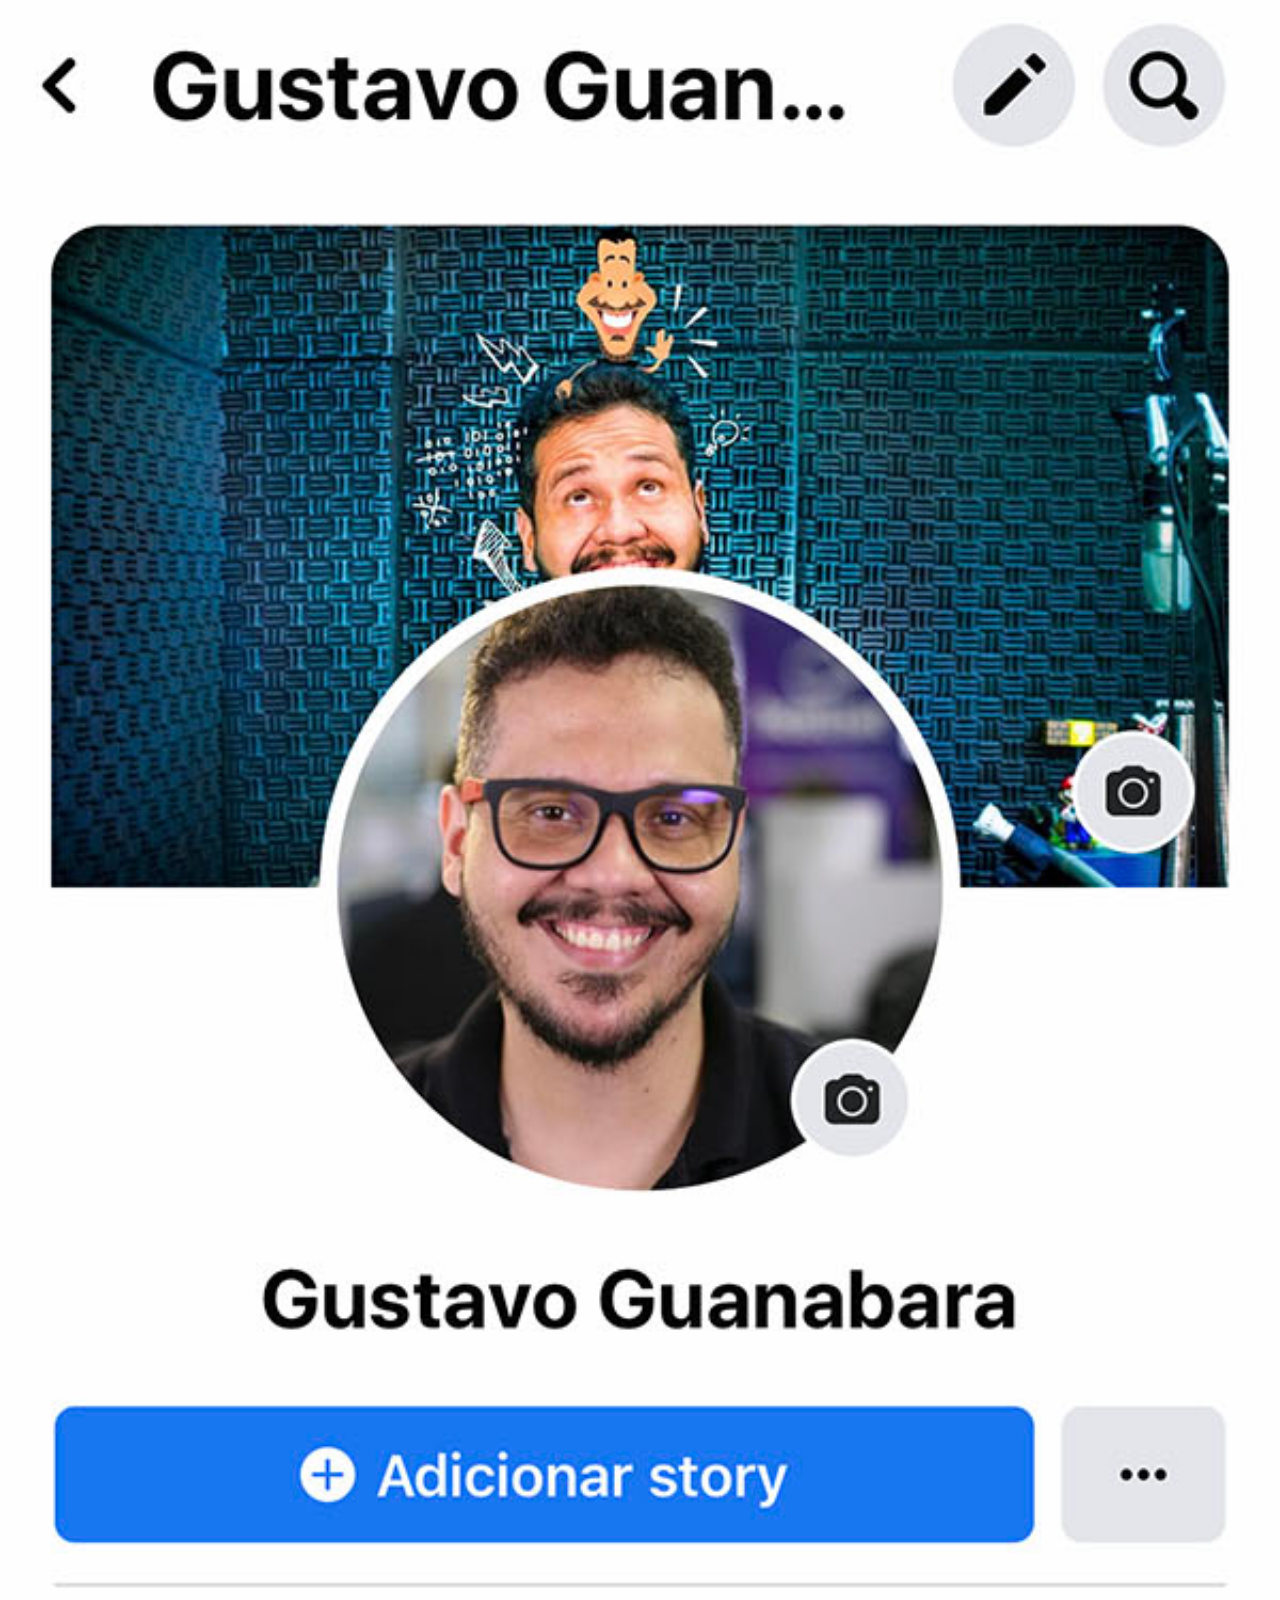
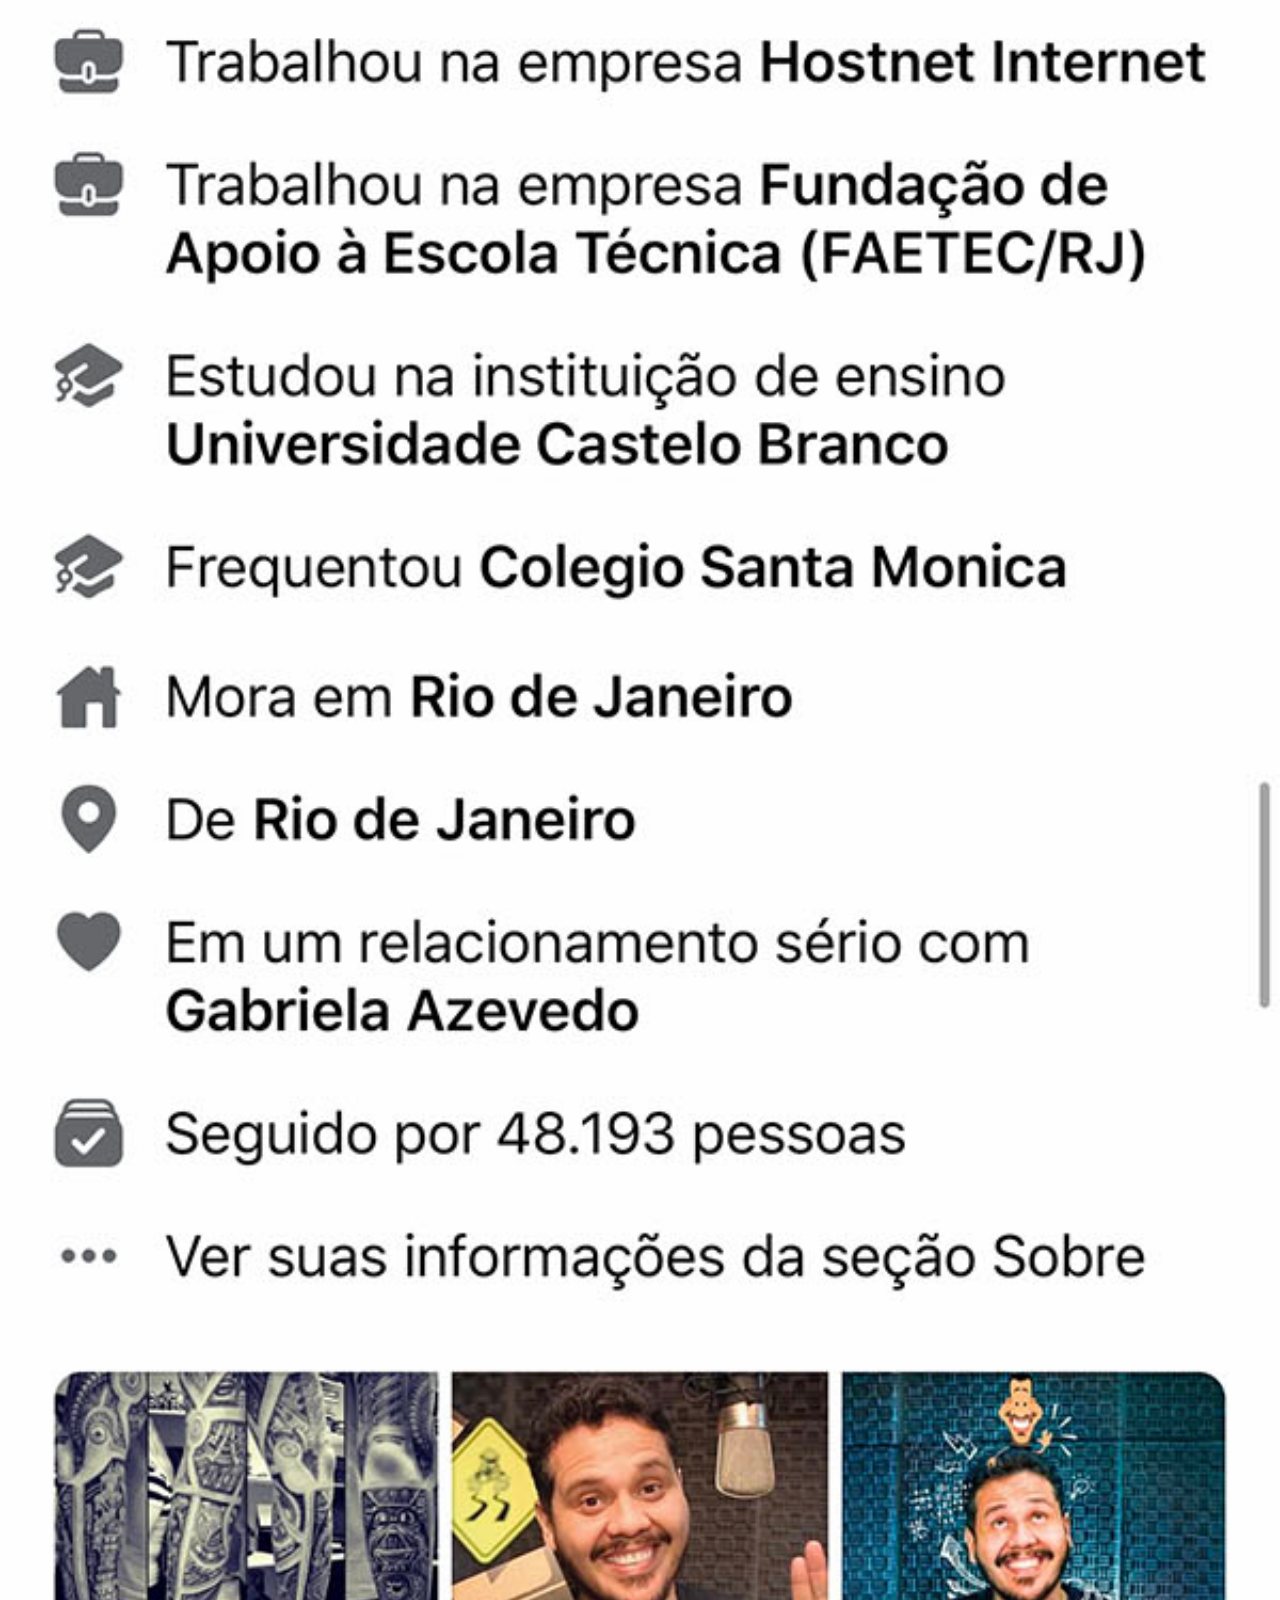
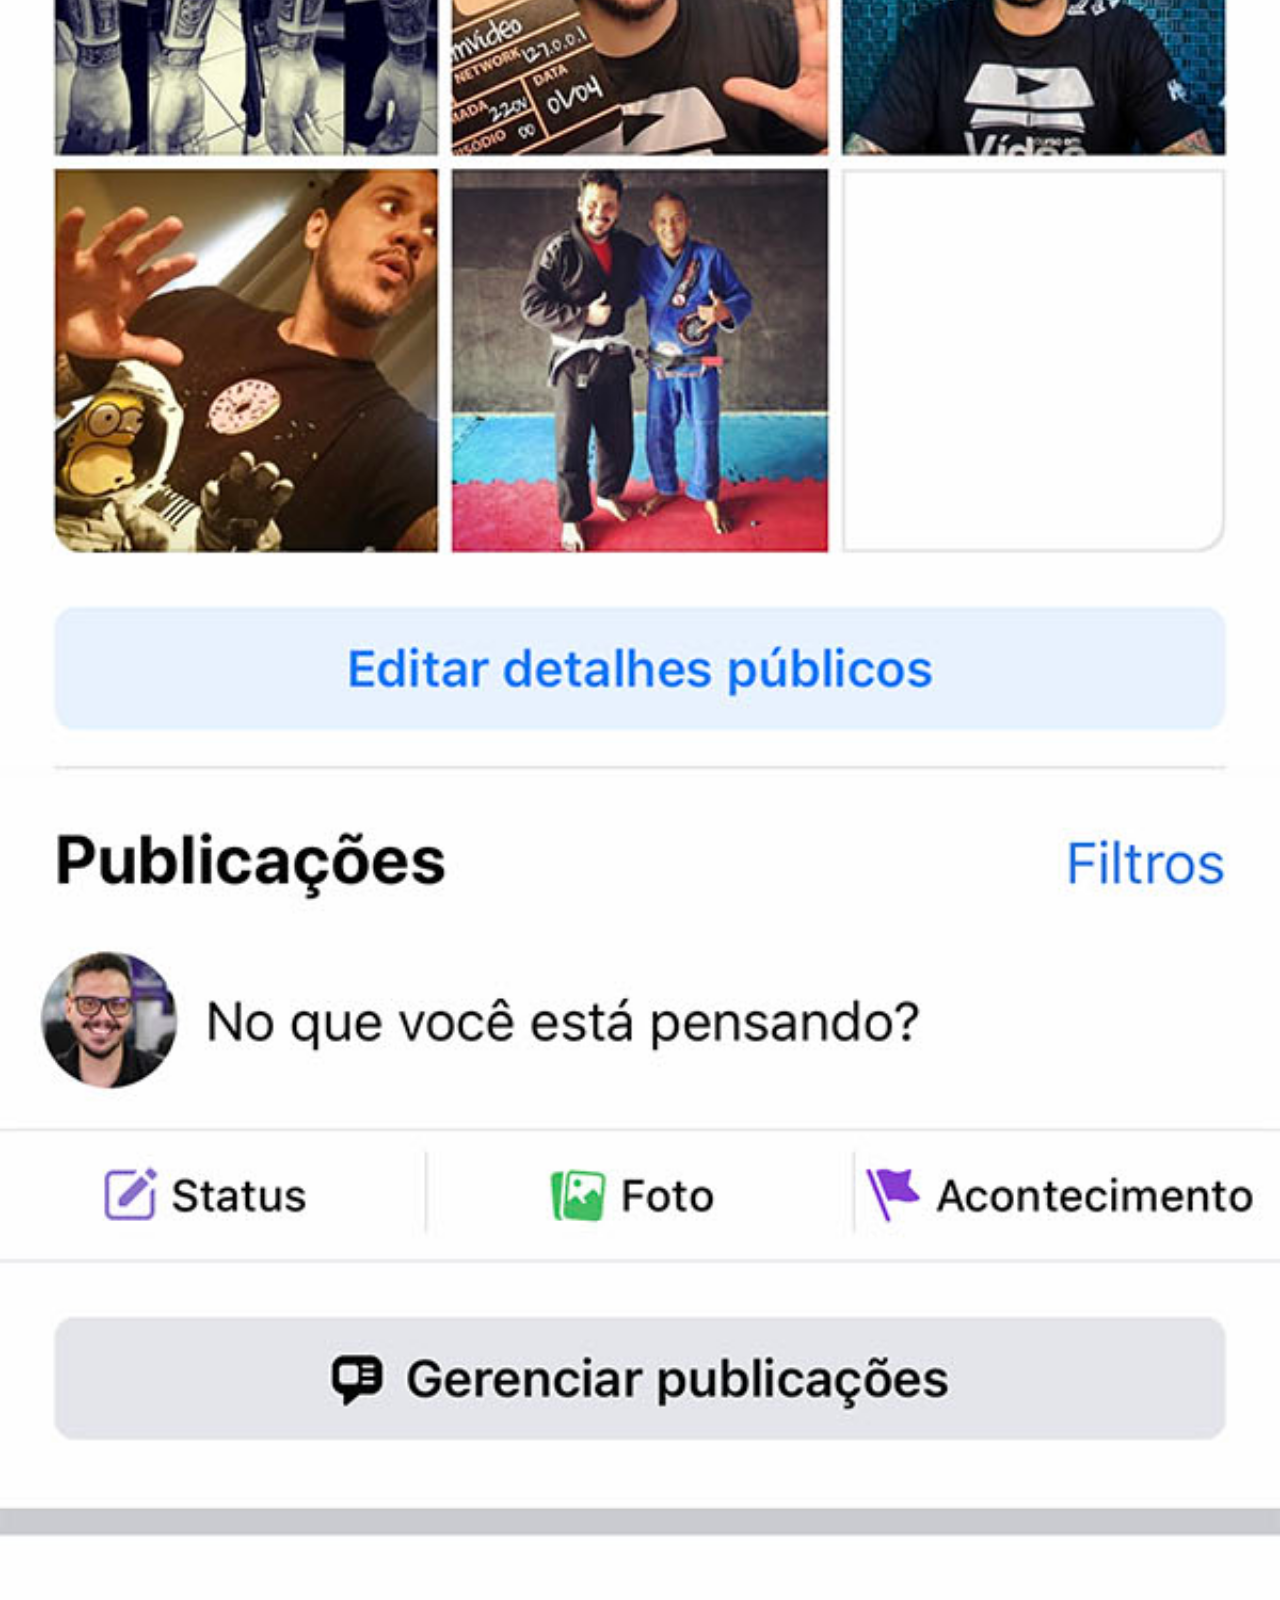
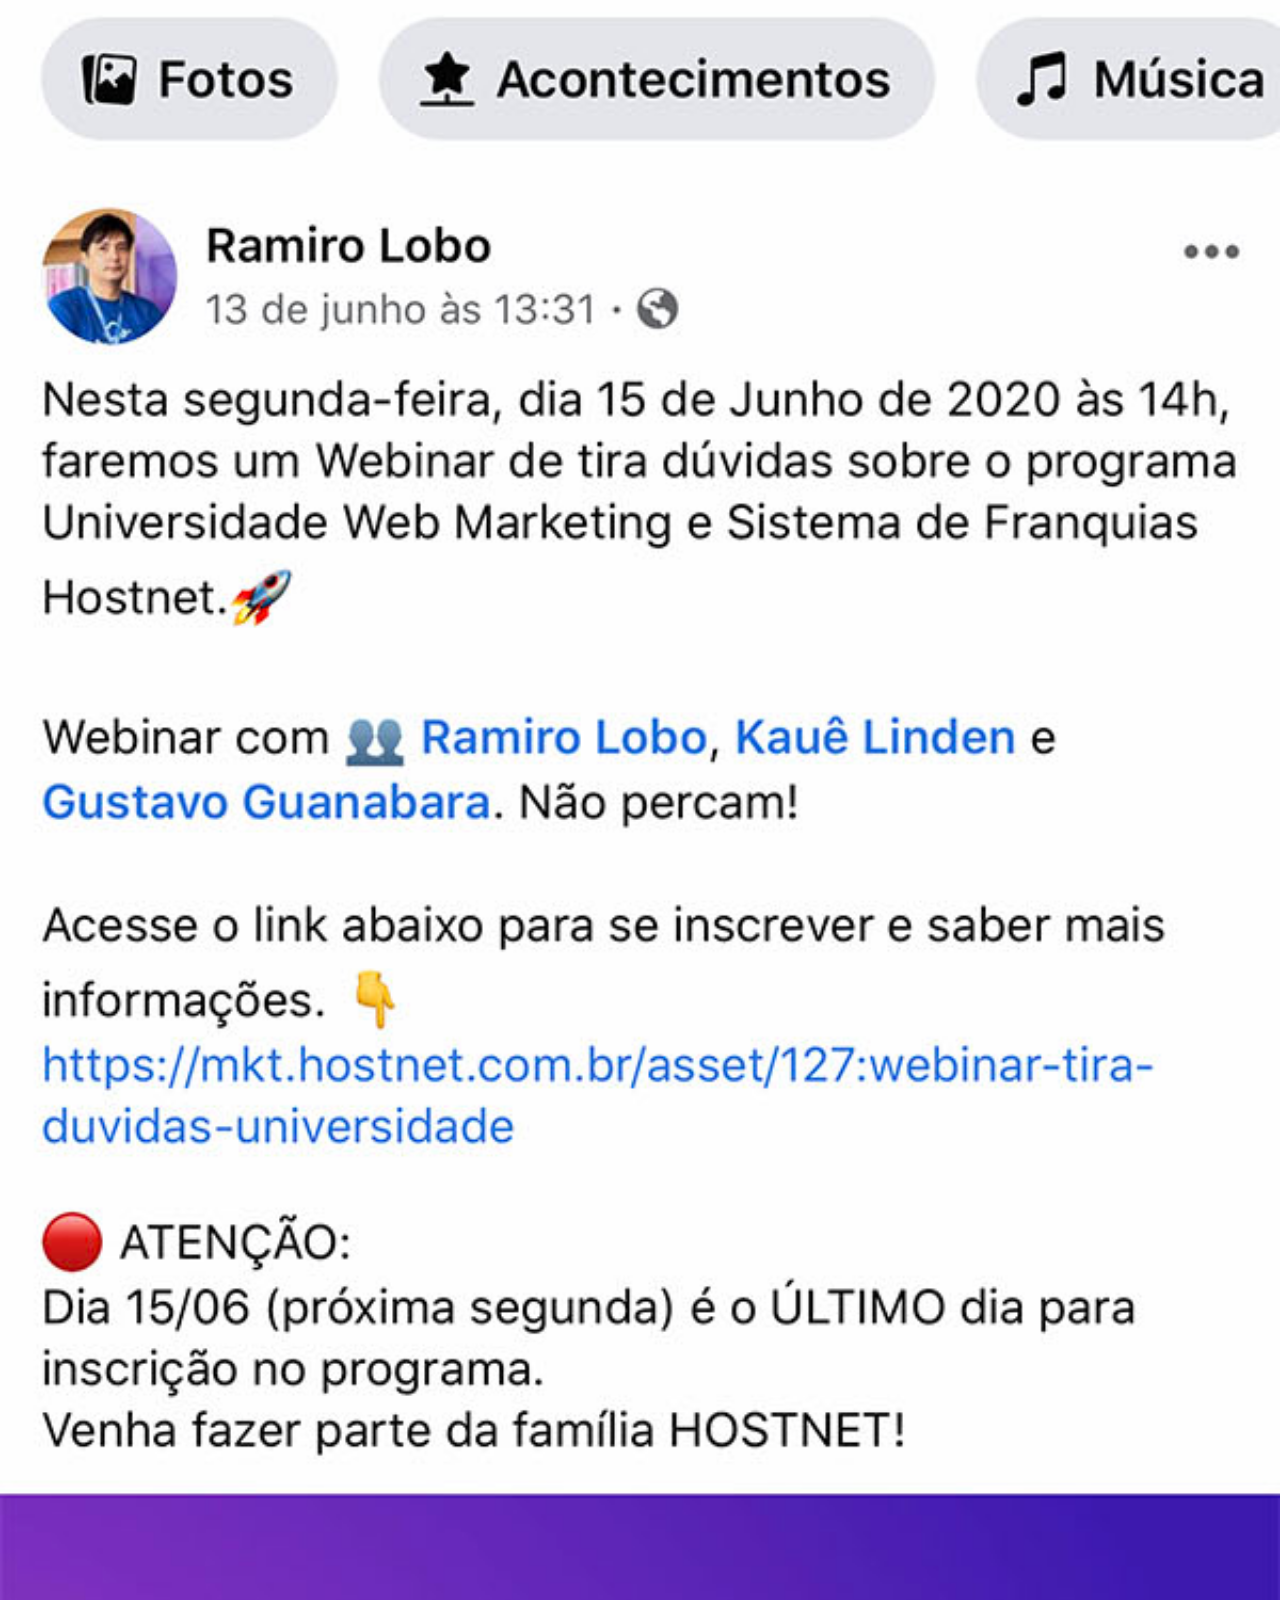
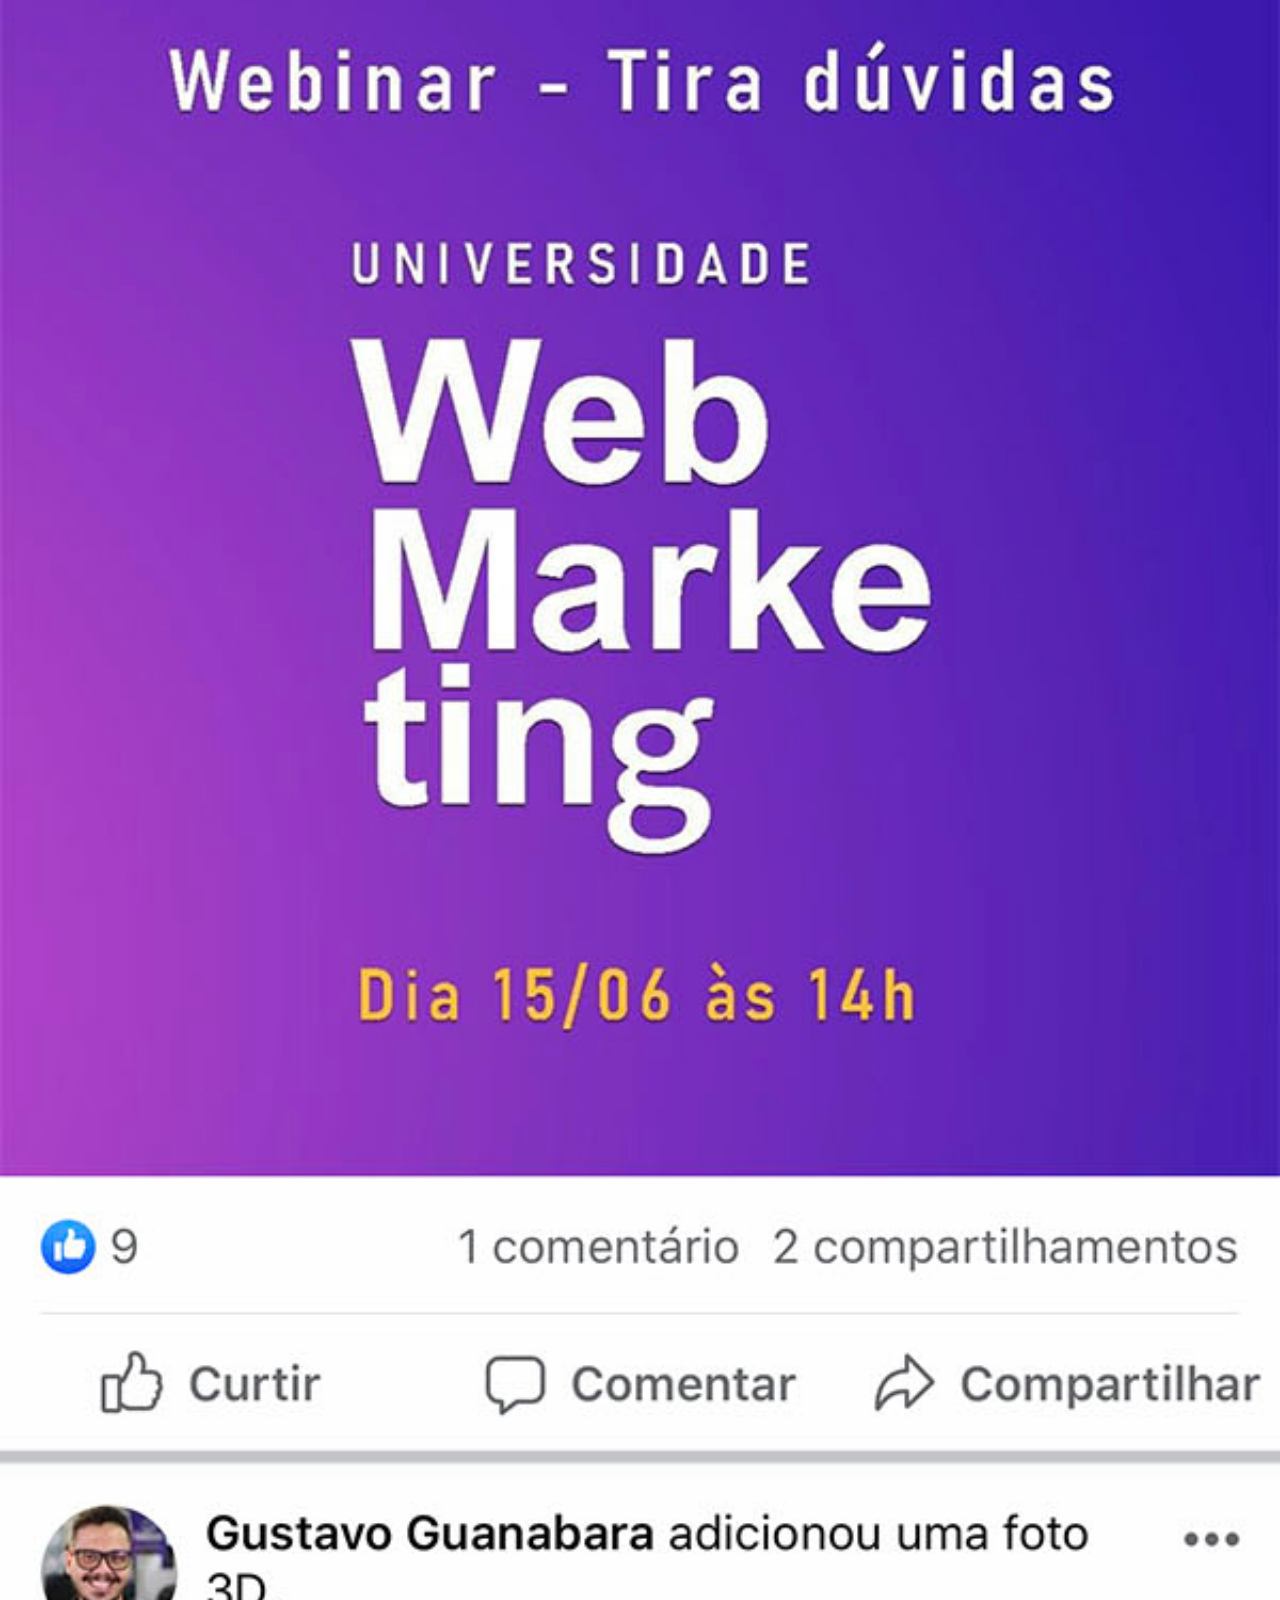
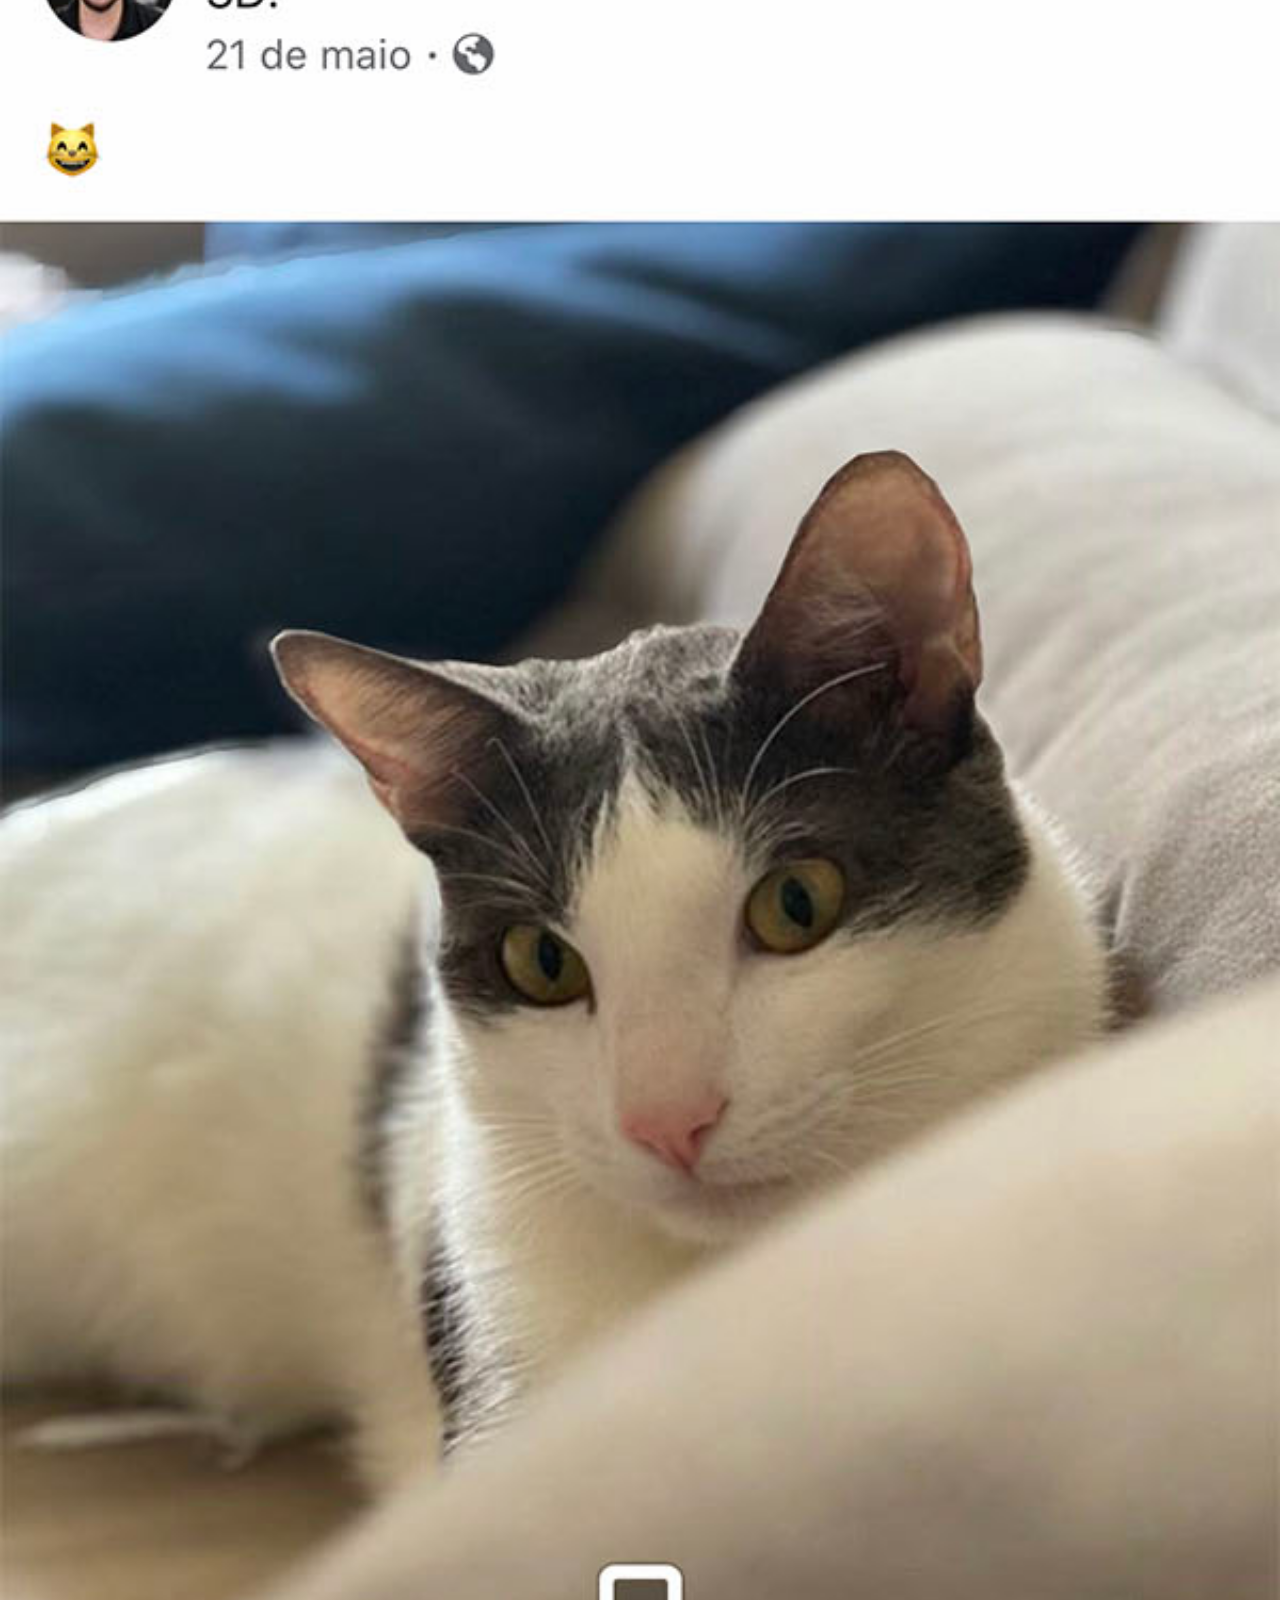
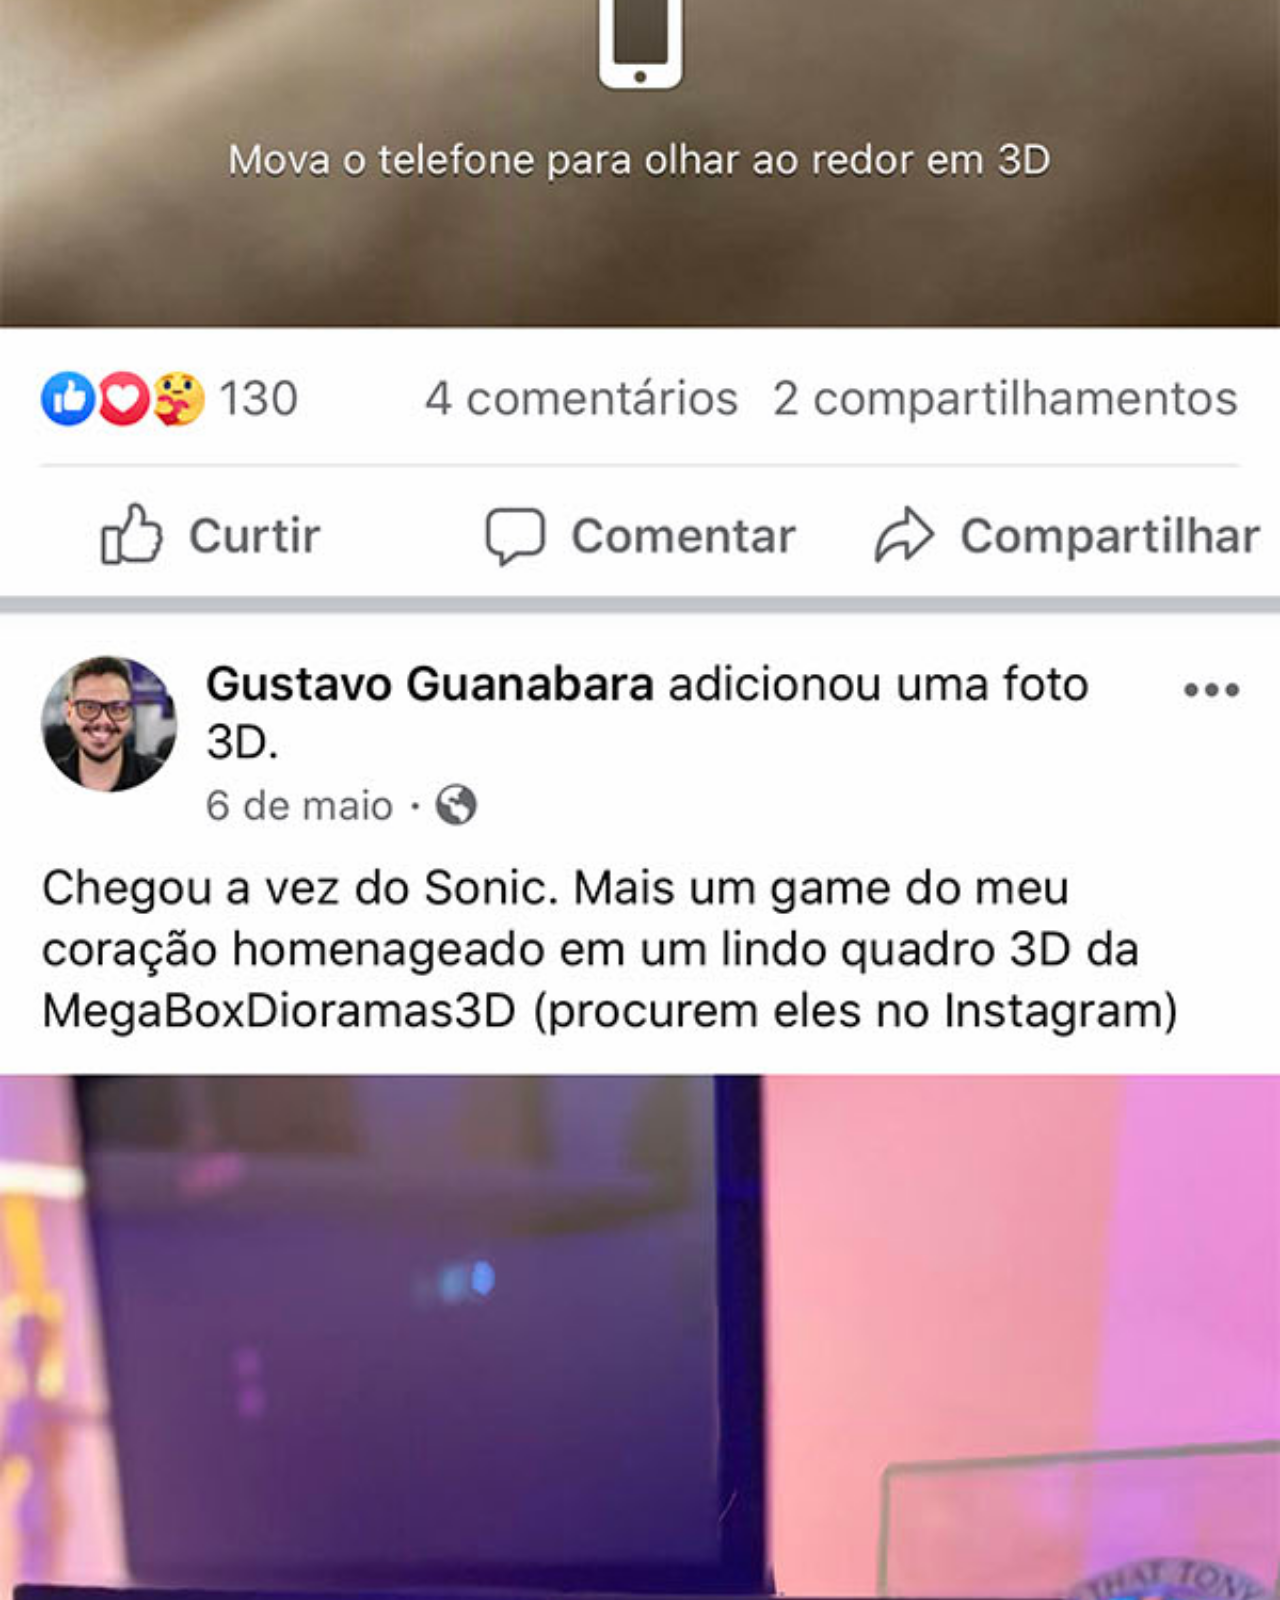
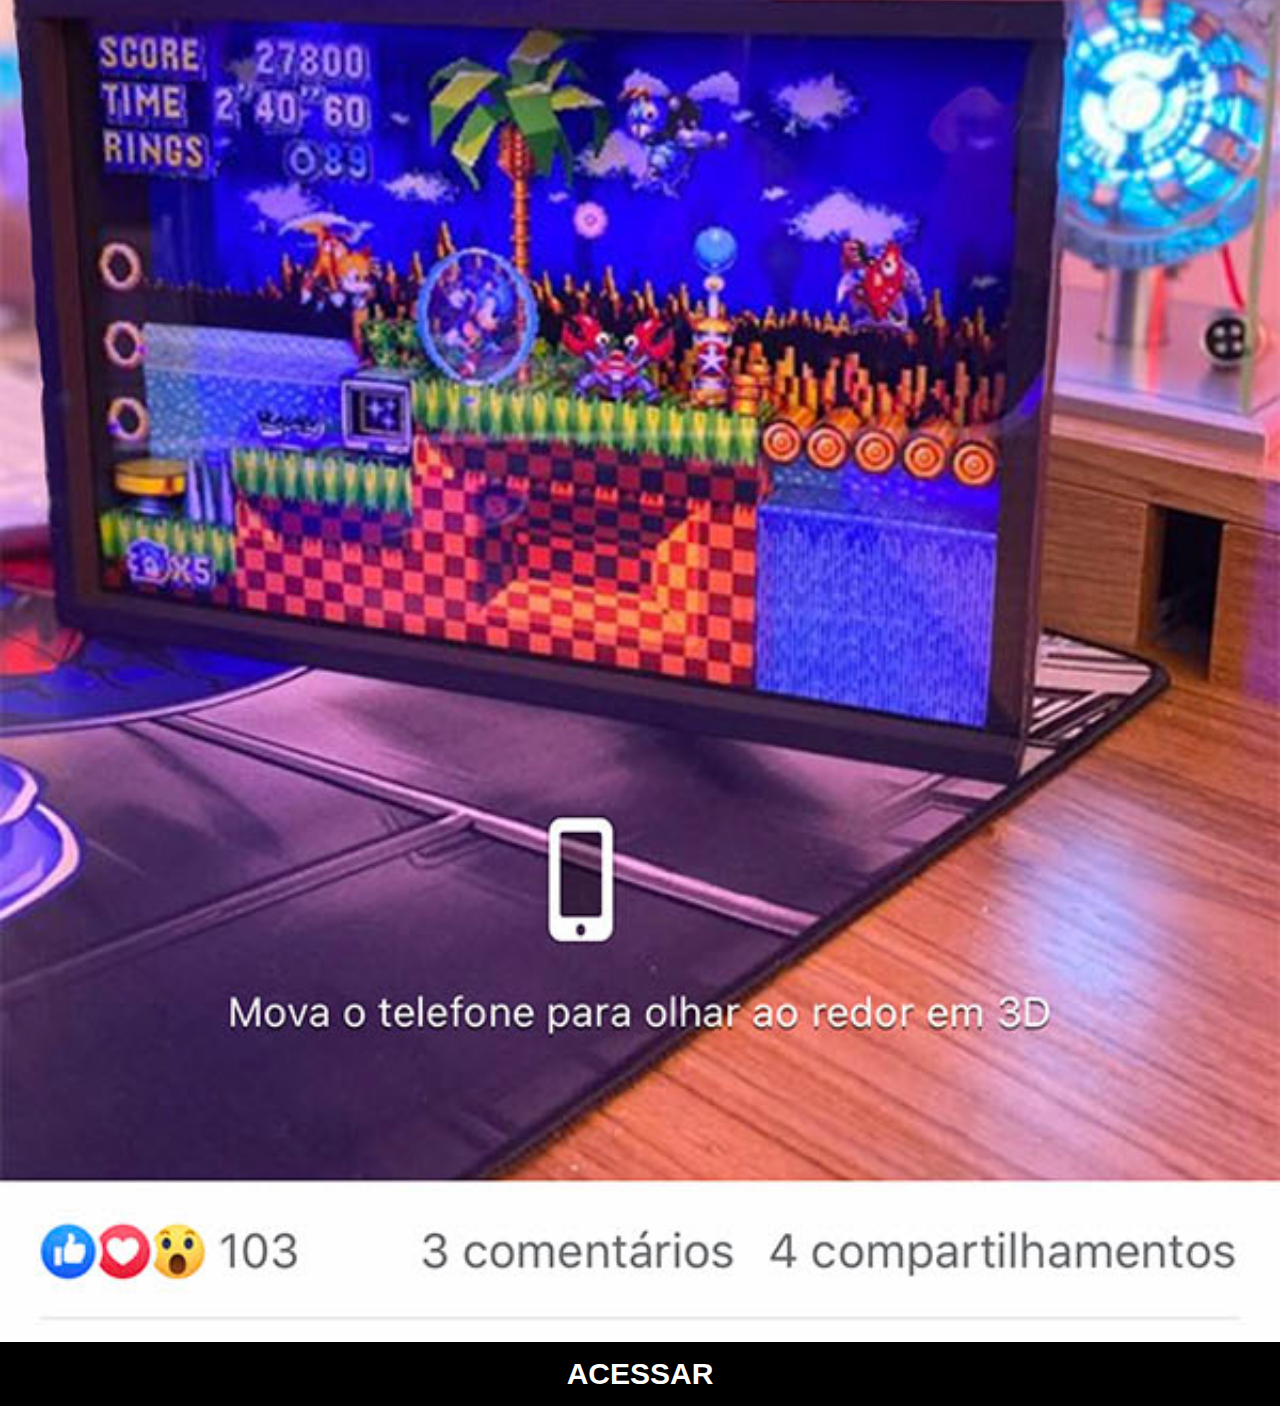
<file: facebook.html>
<!DOCTYPE html>
<html lang="pt-BR">
<head>
    <meta charset="UTF-8">
    <meta name="viewport" content="width=device-width, initial-scale=1.0">
    <title>Document</title>
    <link rel="stylesheet" href="redes.css">
</head>
<body>
    <img src="imagens/tela-facebook.jpg" alt="Facebook">
    <a href="https://www.facebook.com/CursosEmVideo/?locale=pt_BR" target="_blank">ACESSAR</a> 
</body>
</html>
</file>
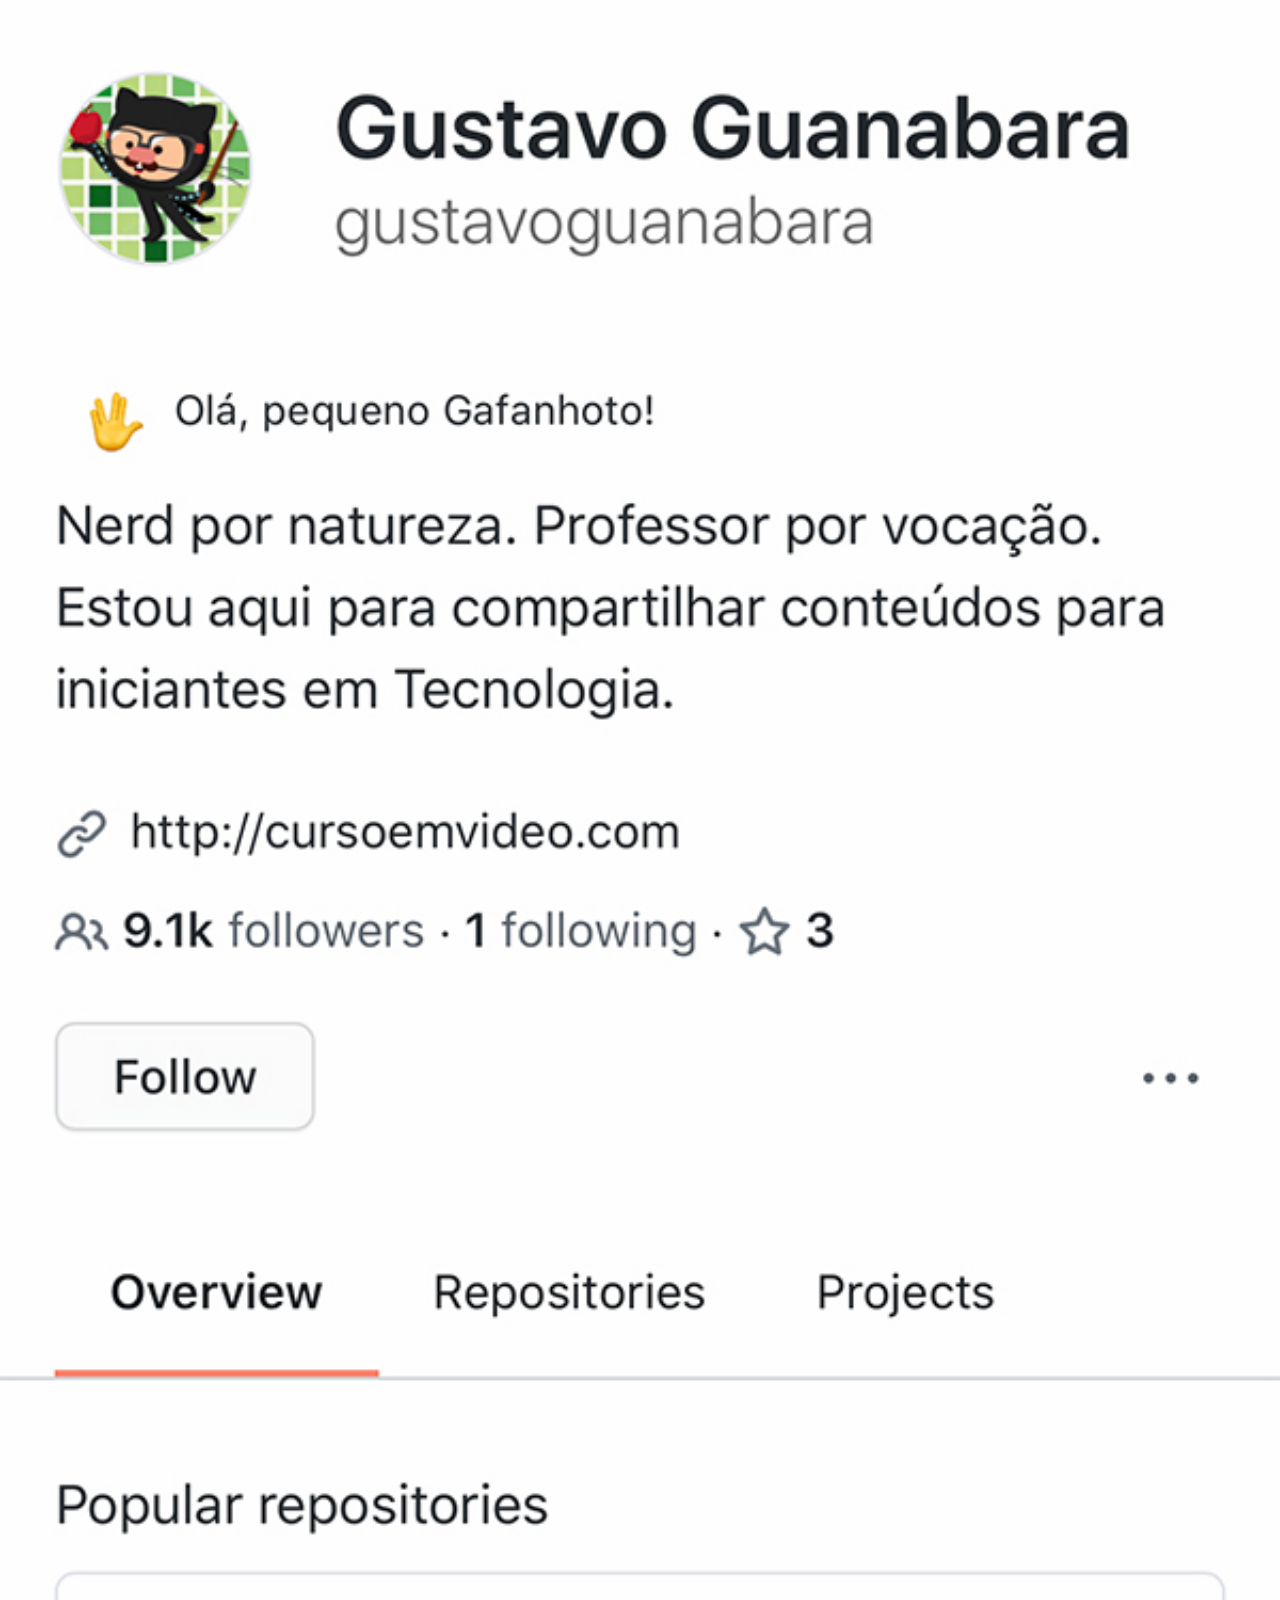
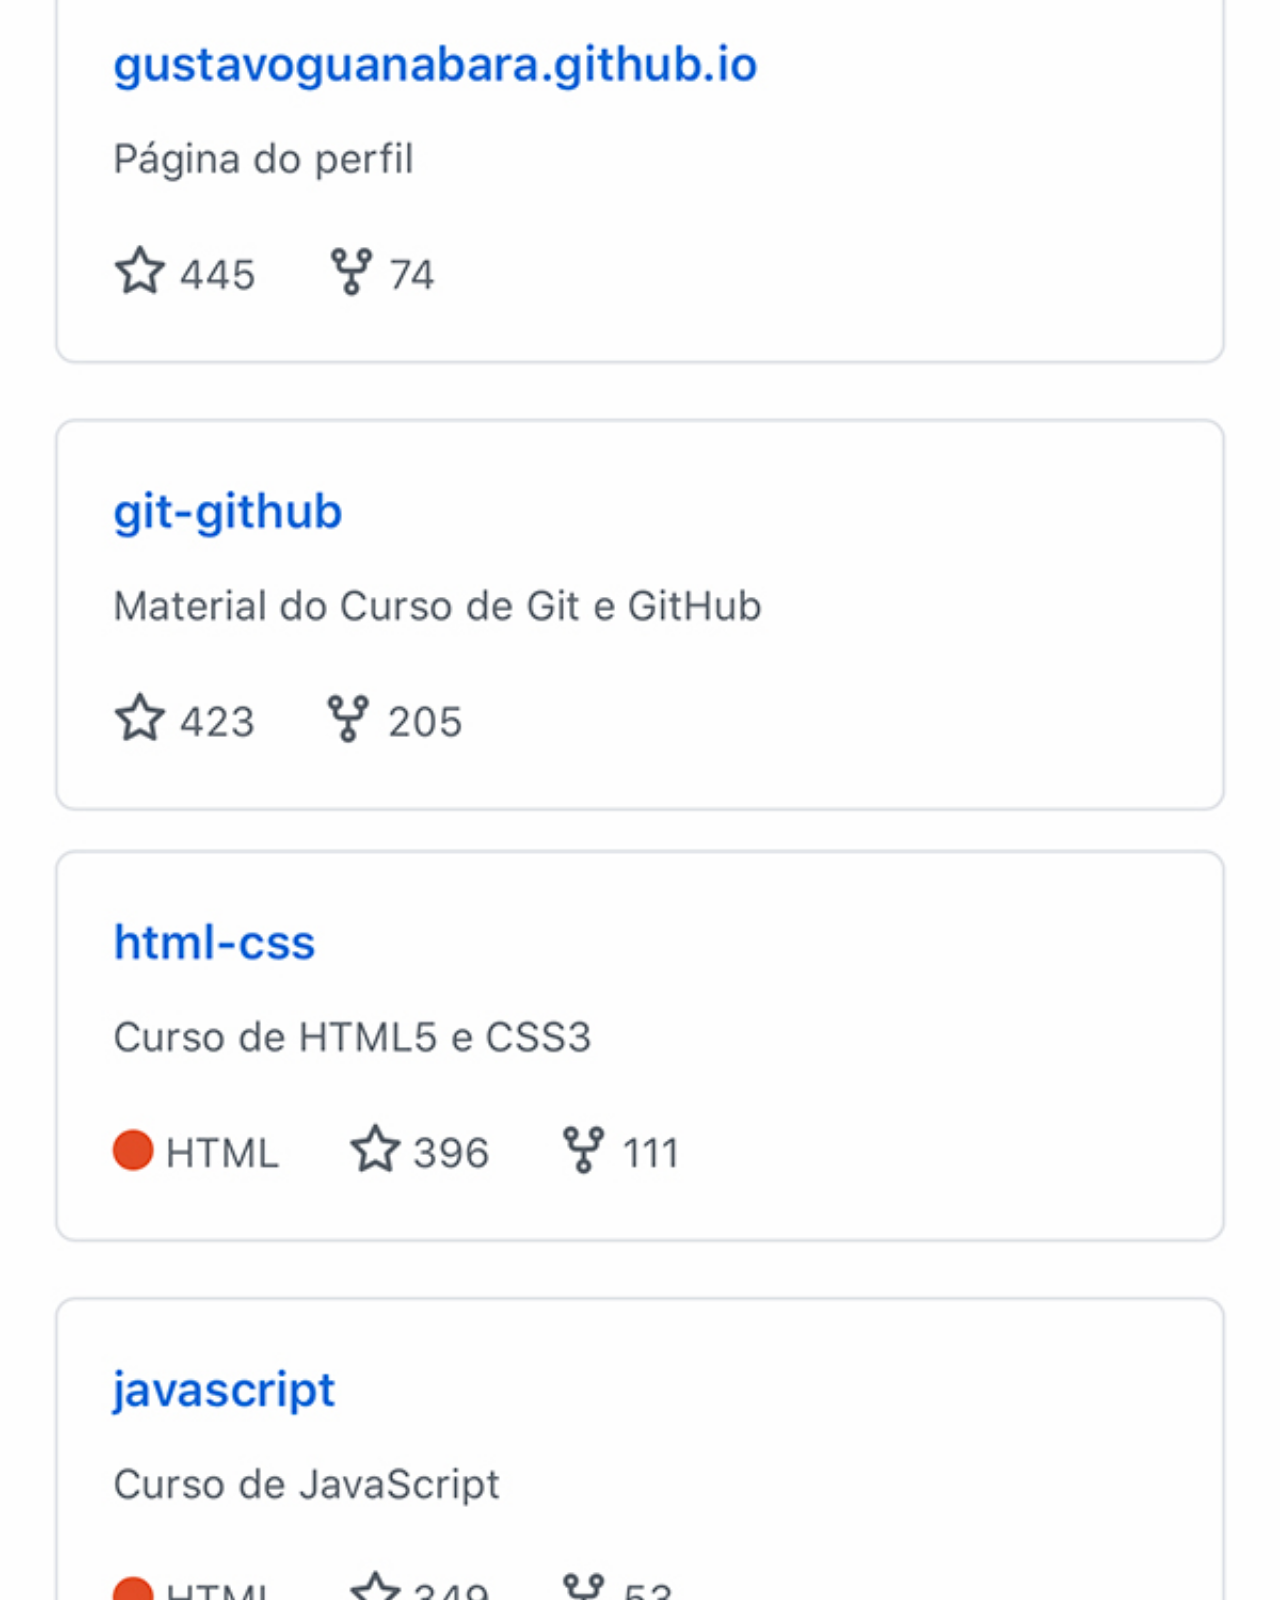
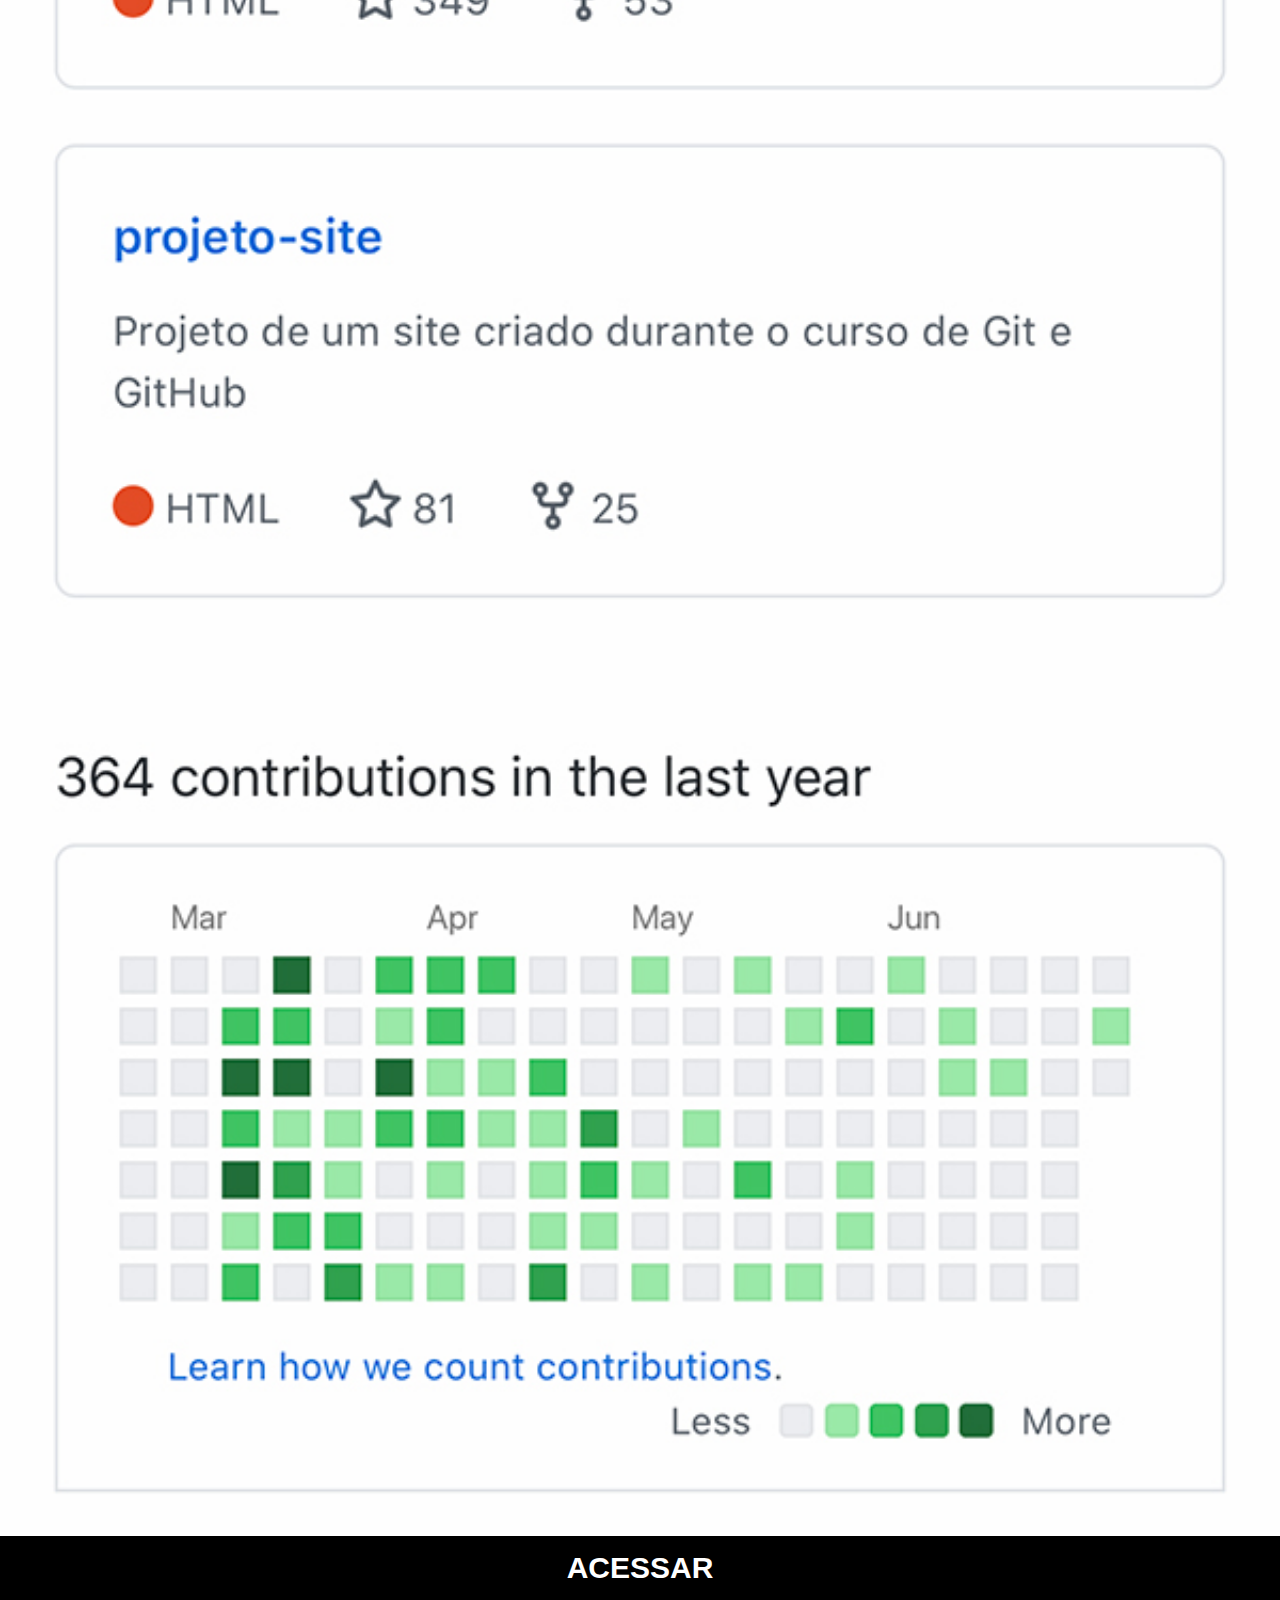
<file: github.html>
<!DOCTYPE html>
<html lang="pt-BR">
<head>
    <meta charset="UTF-8">
    <meta name="viewport" content="width=device-width, initial-scale=1.0">
    <title>Document</title>
    <link rel="stylesheet" href="redes.css">
</head>
<body>
    <img src="imagens/tela-github.jpg" alt="Github">
    <a href="https://github.com/cursoemvideo" target="_blank">ACESSAR</a> 
</body>
</html>
</file>
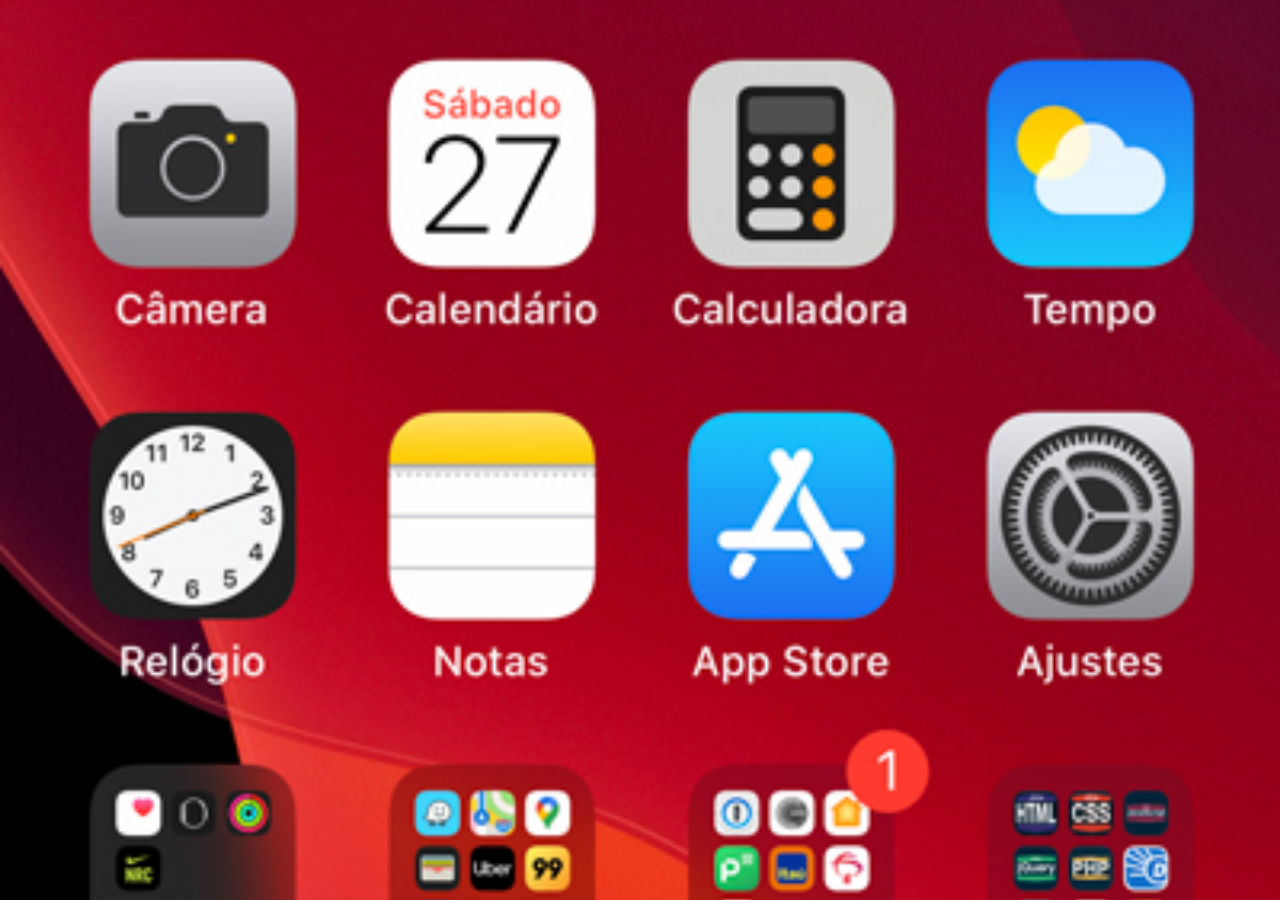
<file: home.html>
<!DOCTYPE html>
<html lang="pt-BR">
<head>
    <meta charset="UTF-8">
    <meta name="viewport" content="width=device-width, initial-scale=1.0">
    <title>Document</title>
</head>
<body>
    <style>
        * {
            margin: 0;
            padding: 0;
        }
        body {
            width: 100vw;
            height: 100vh;
            background: black url('imagens/tela-home.jpg') no-repeat top center;
            background-size: cover;
        }
    </style>
</body>
</html>
</file>
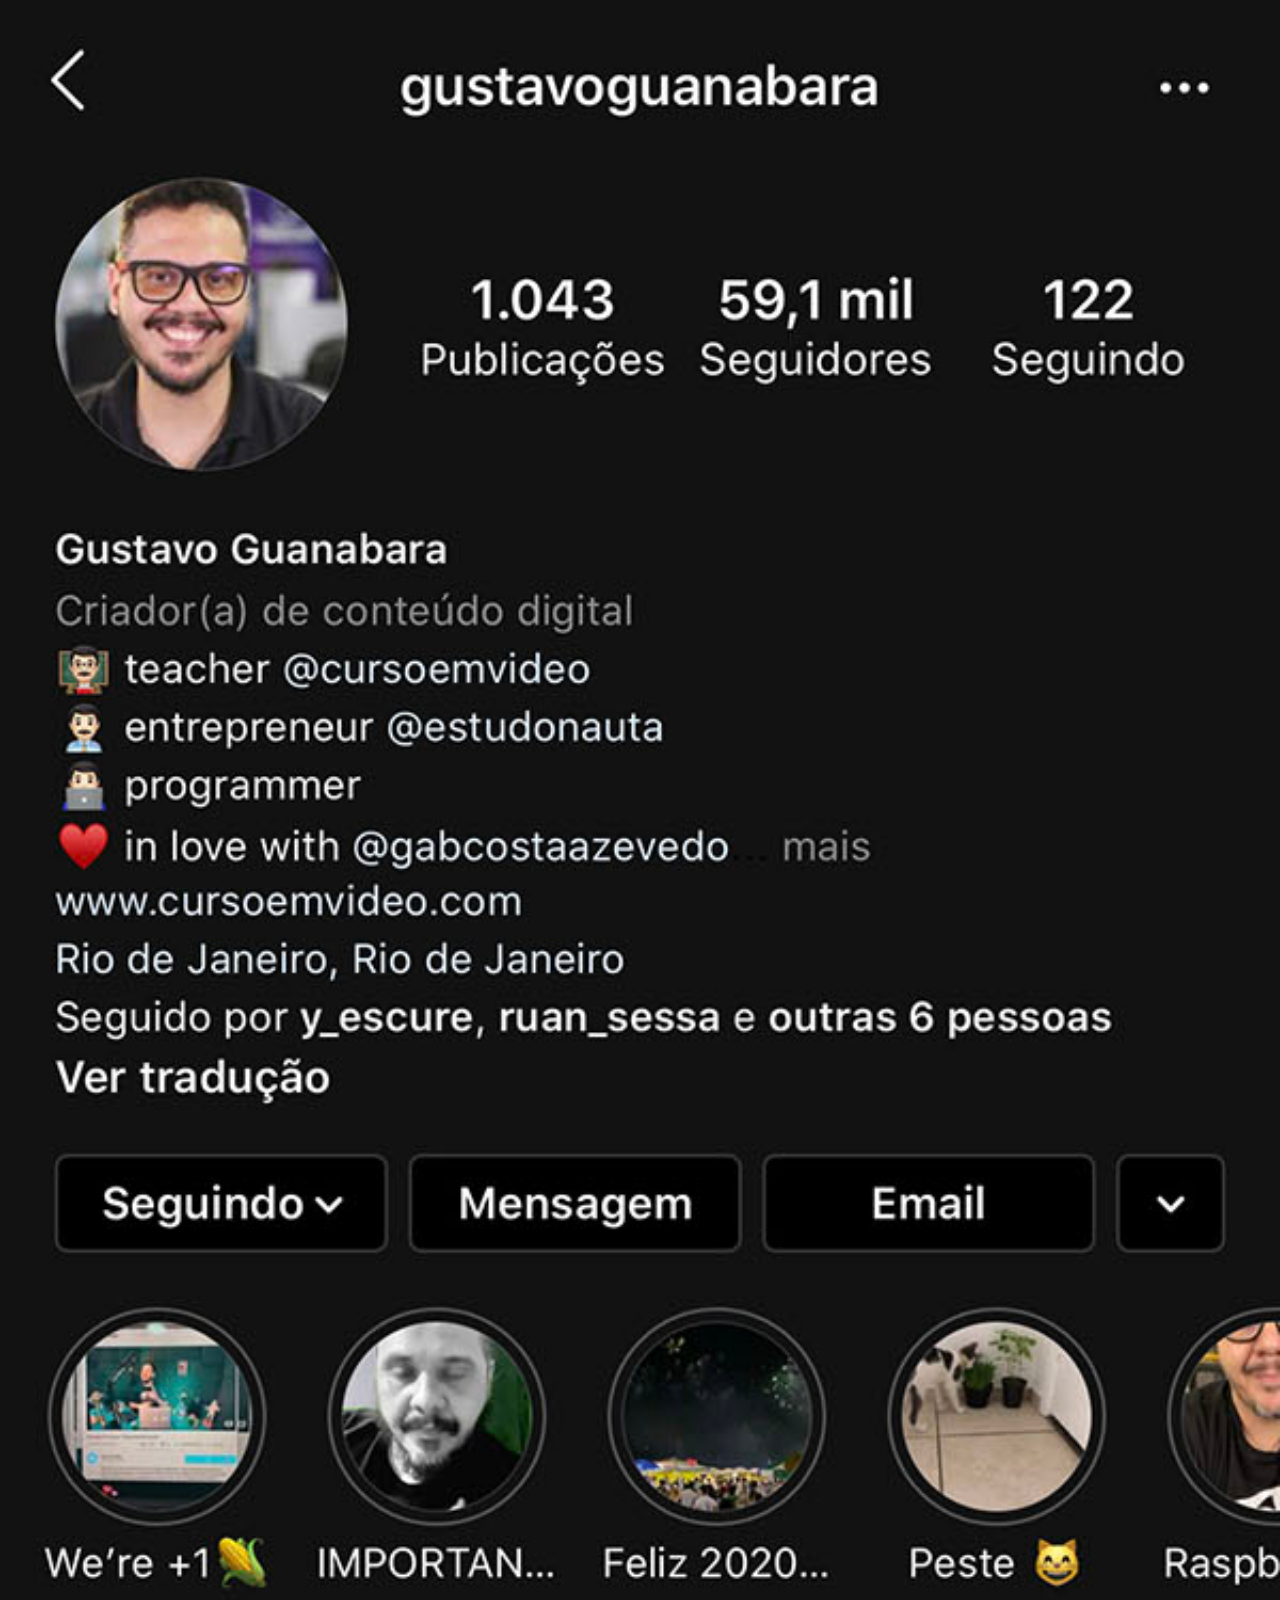
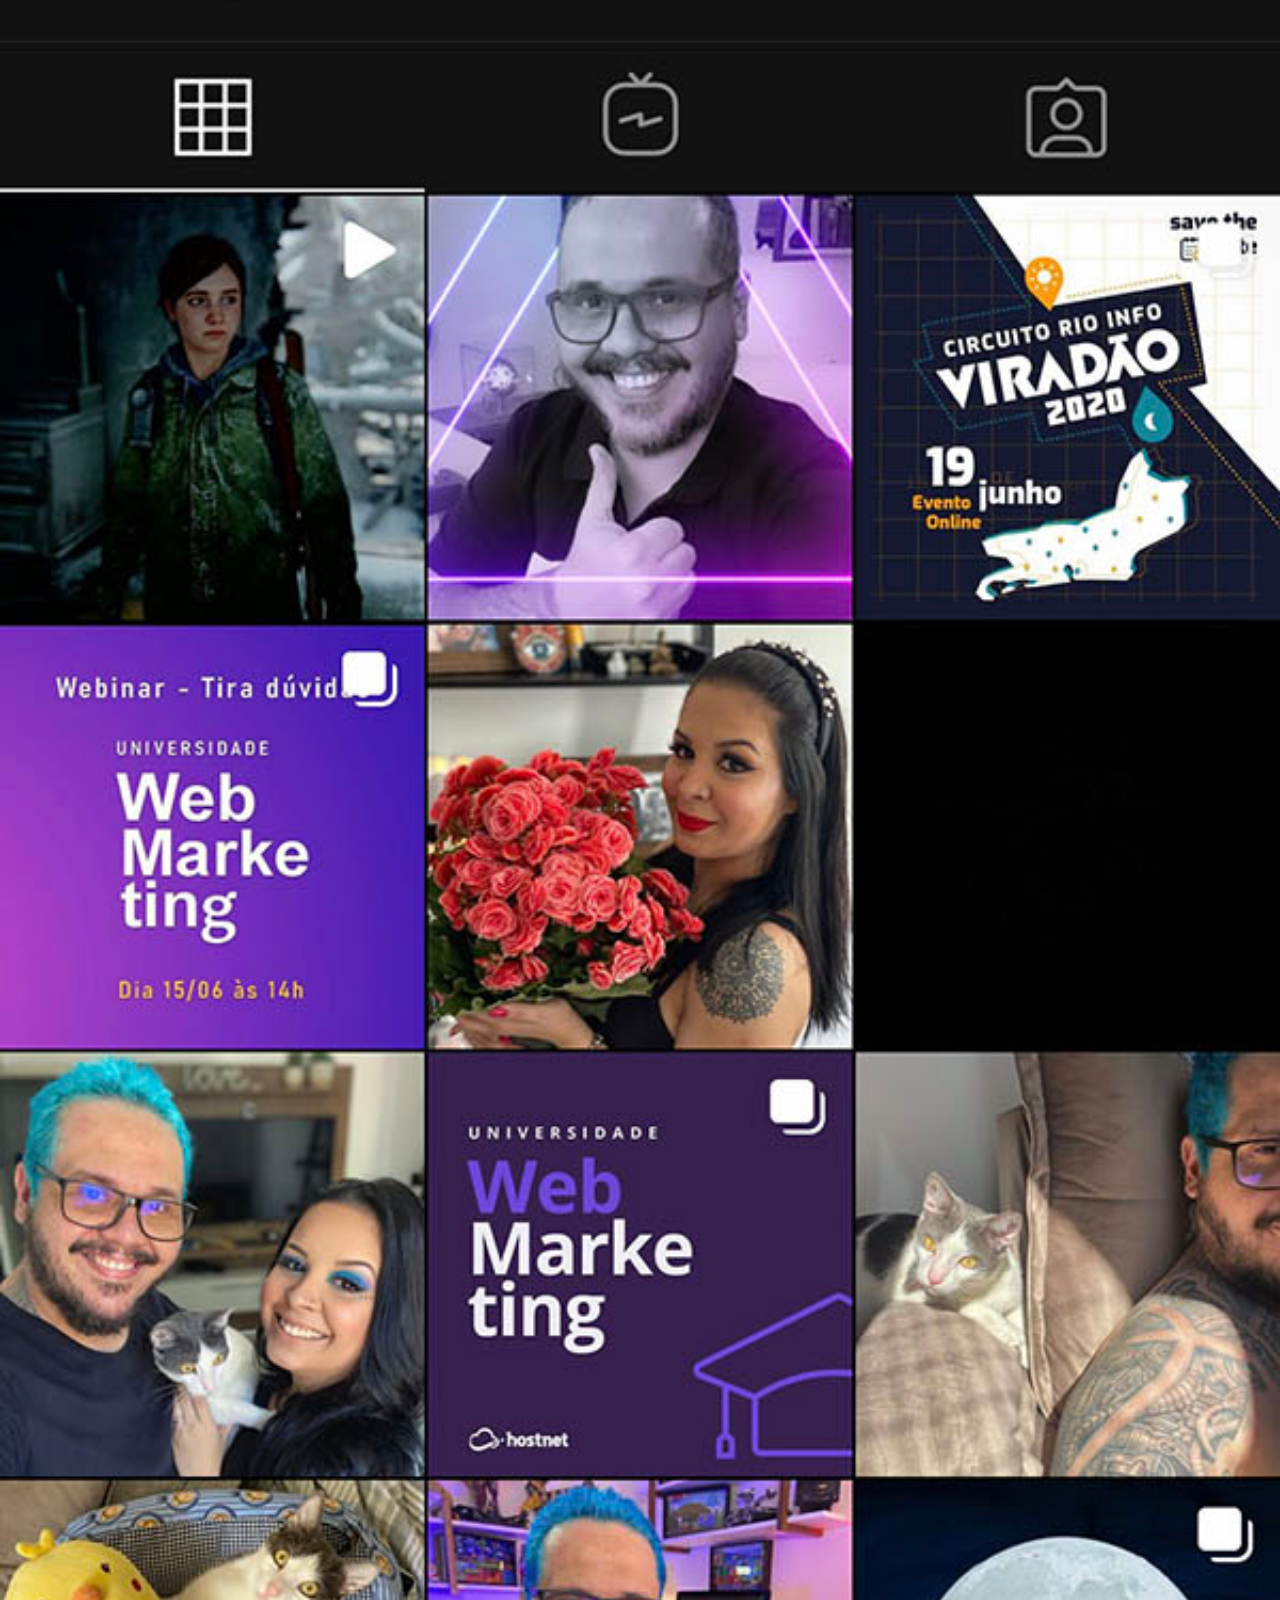
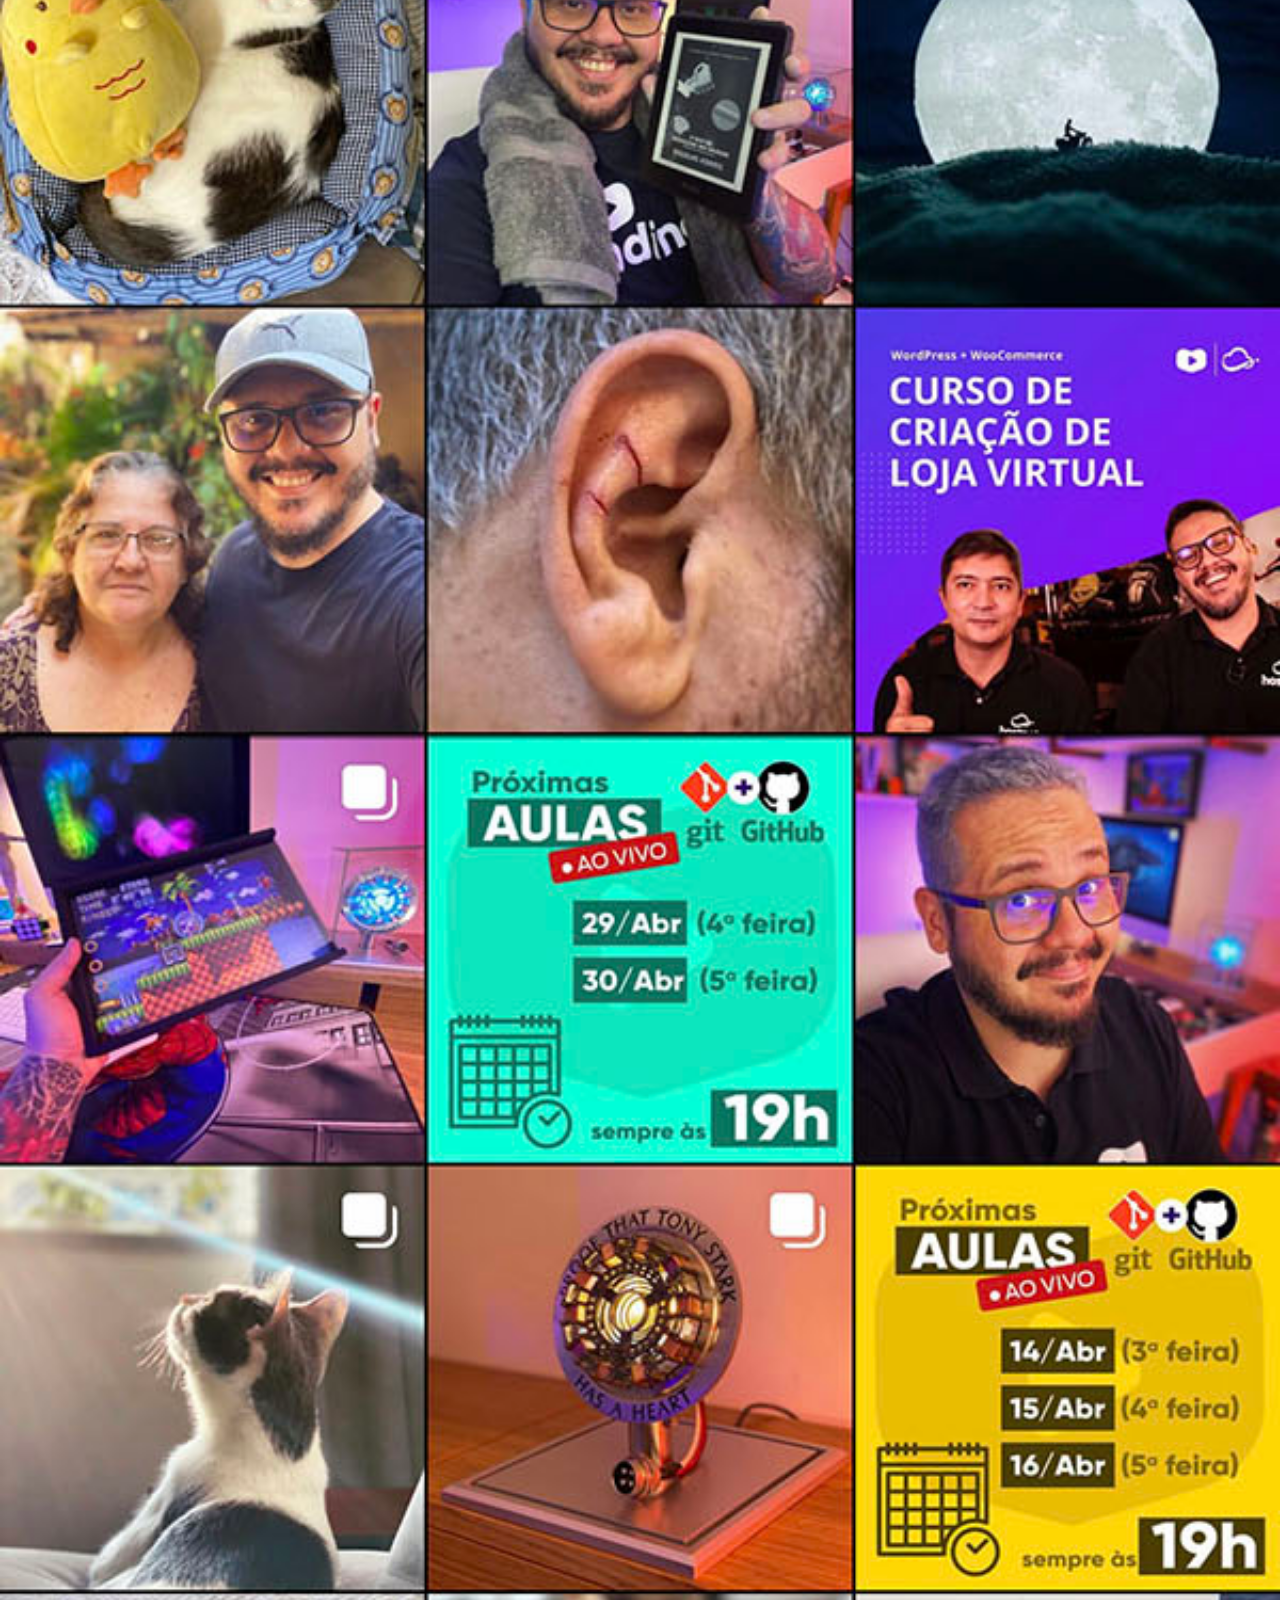
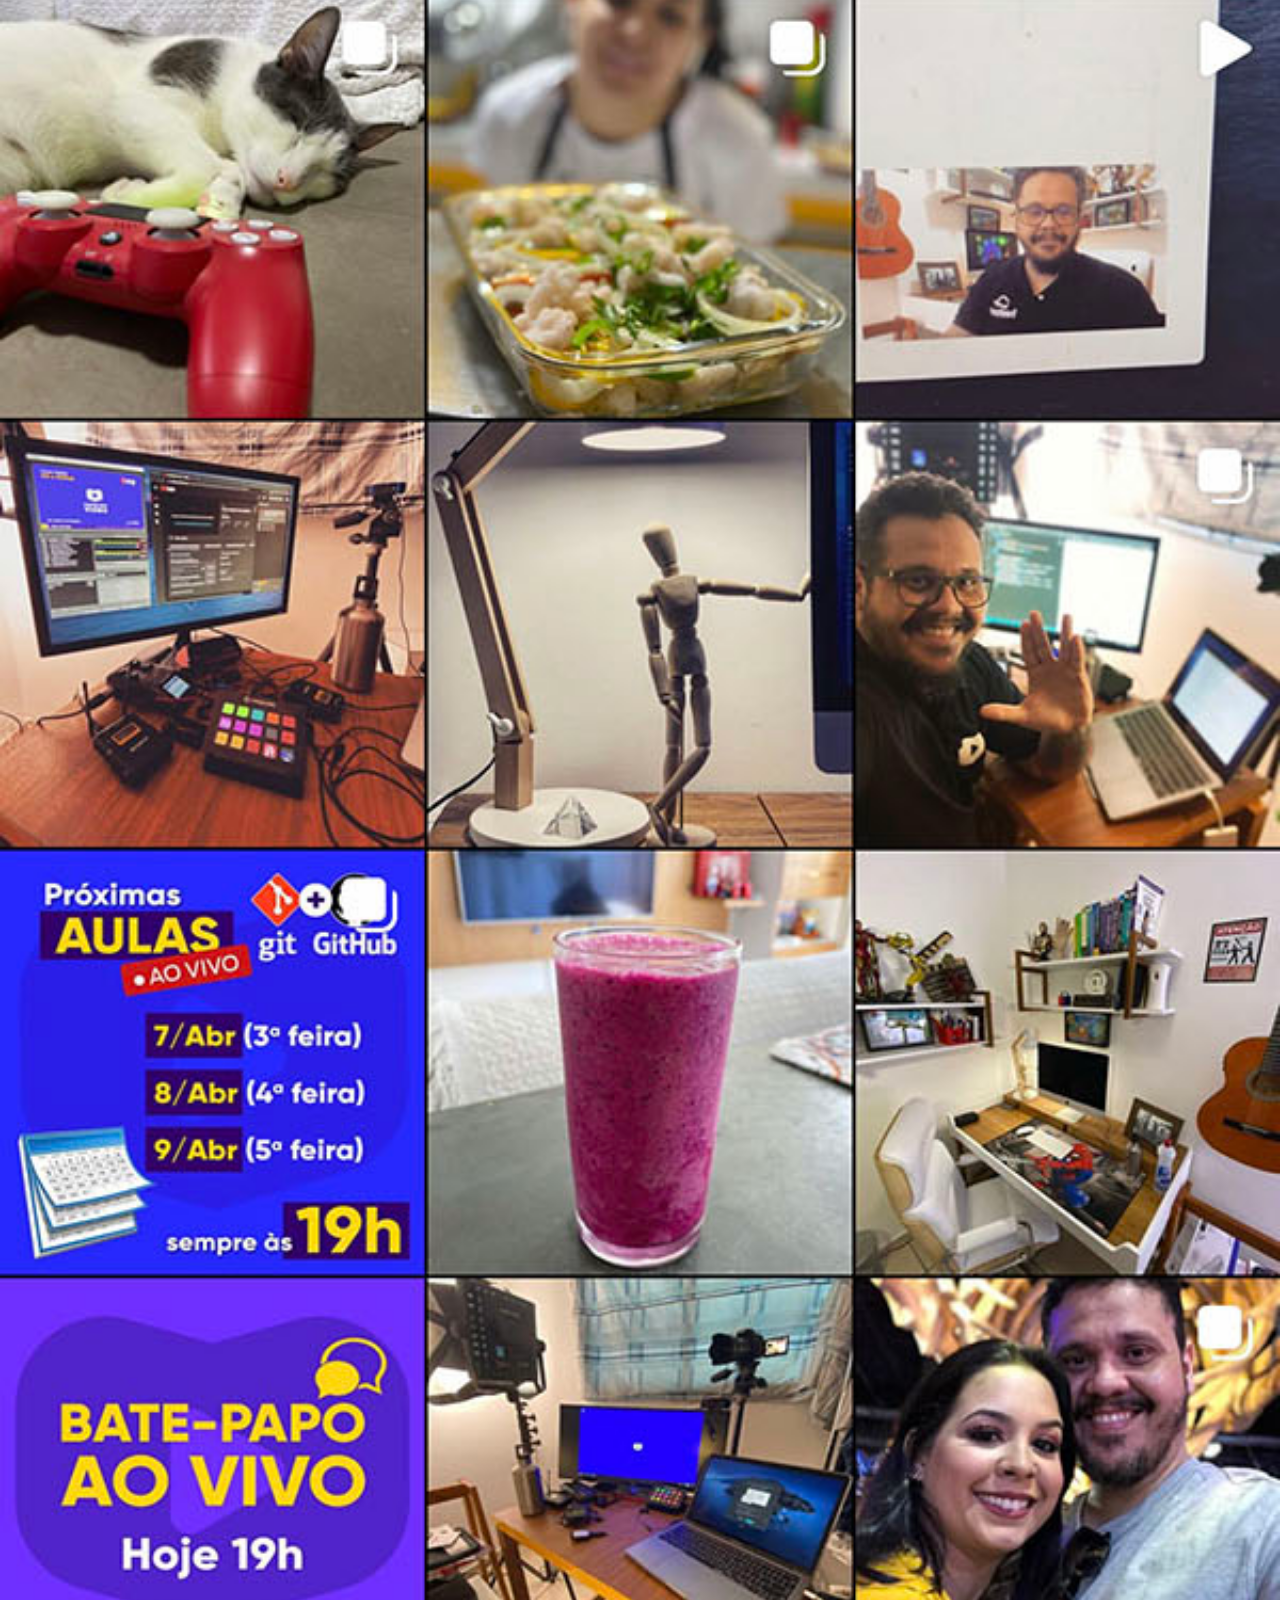
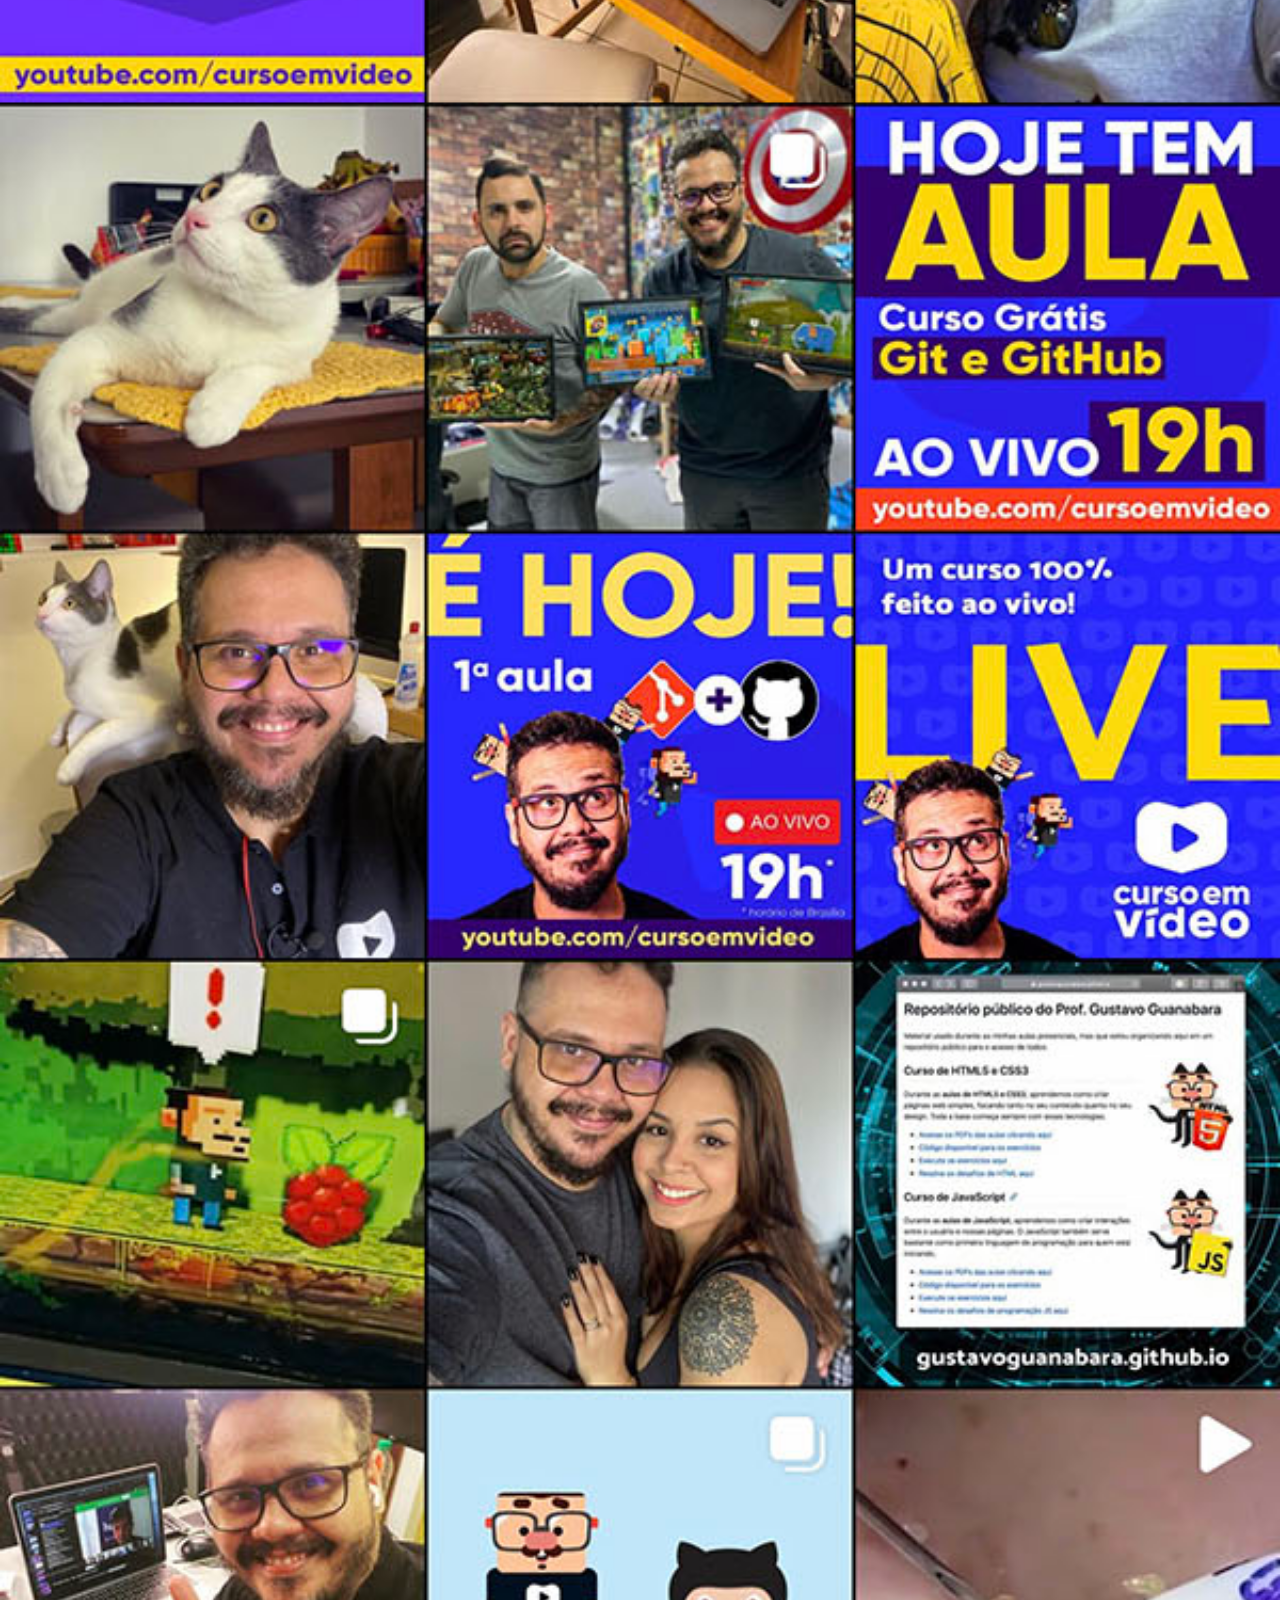
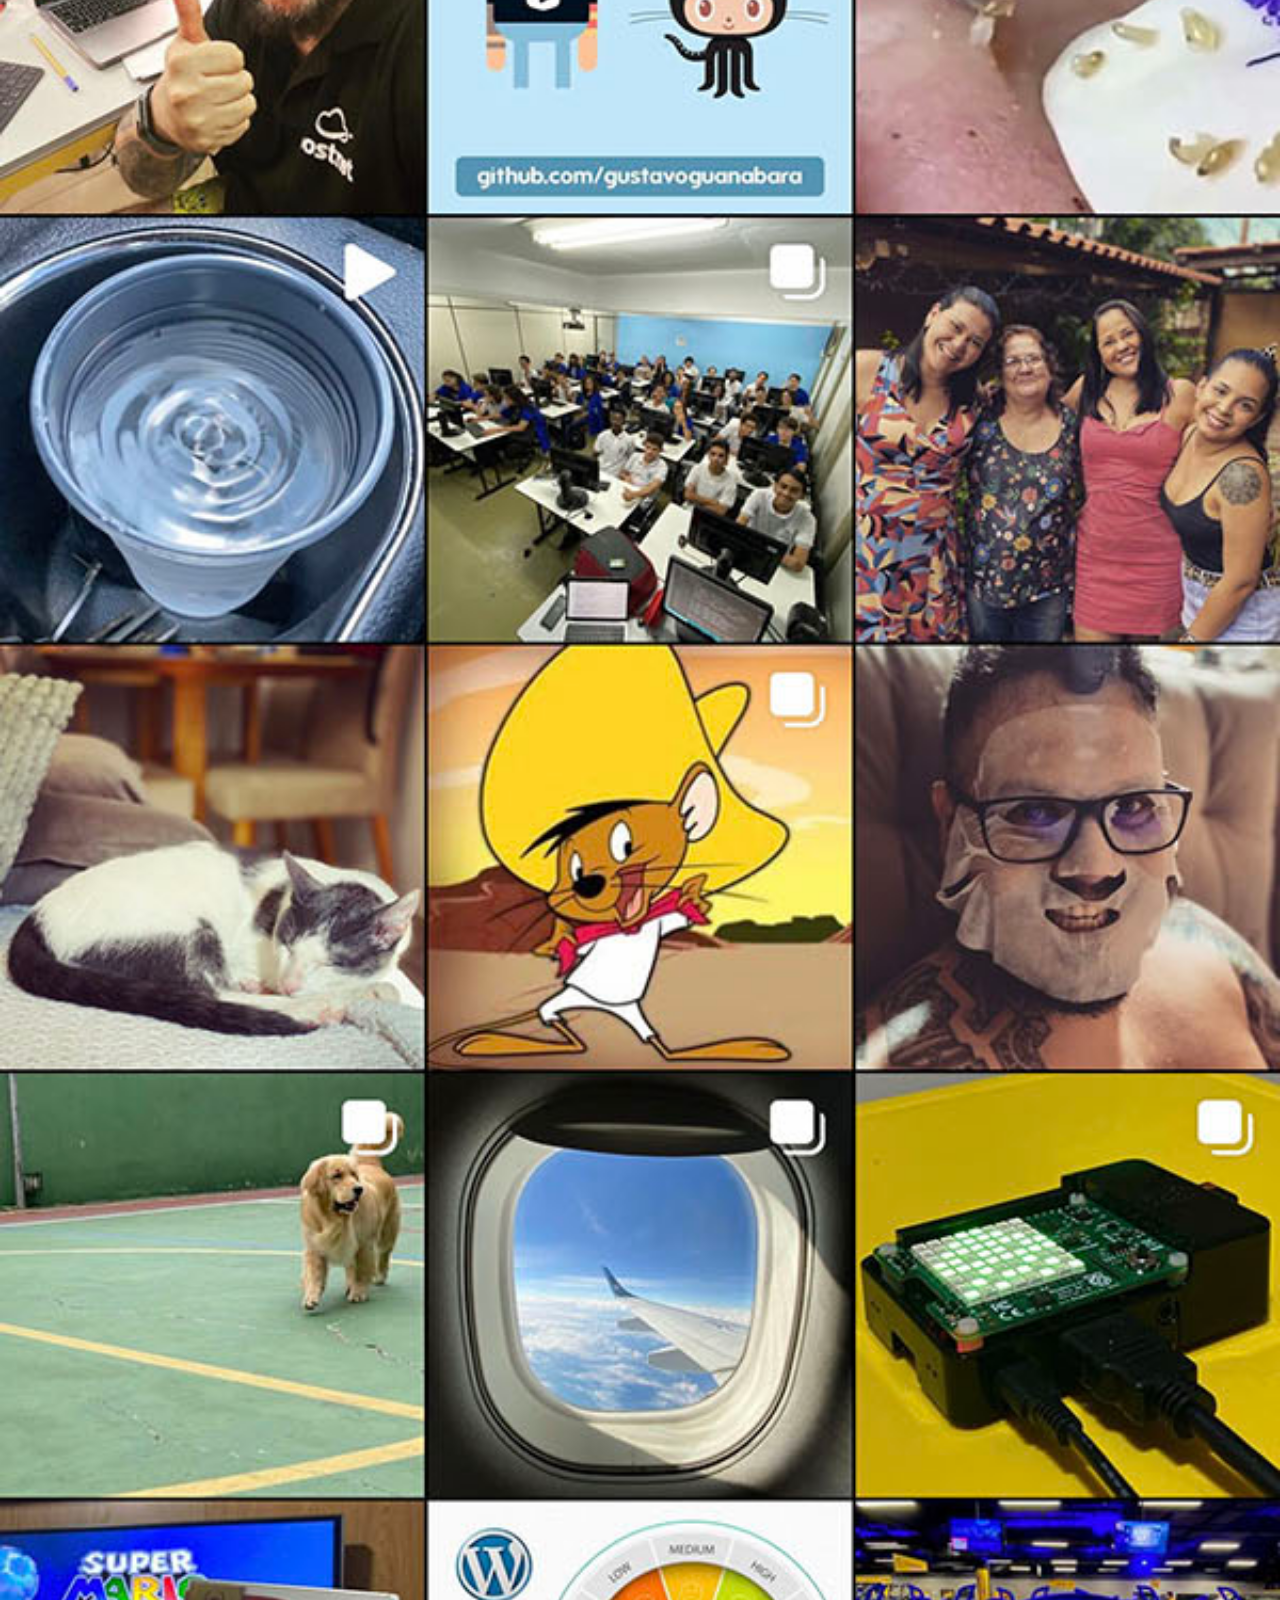
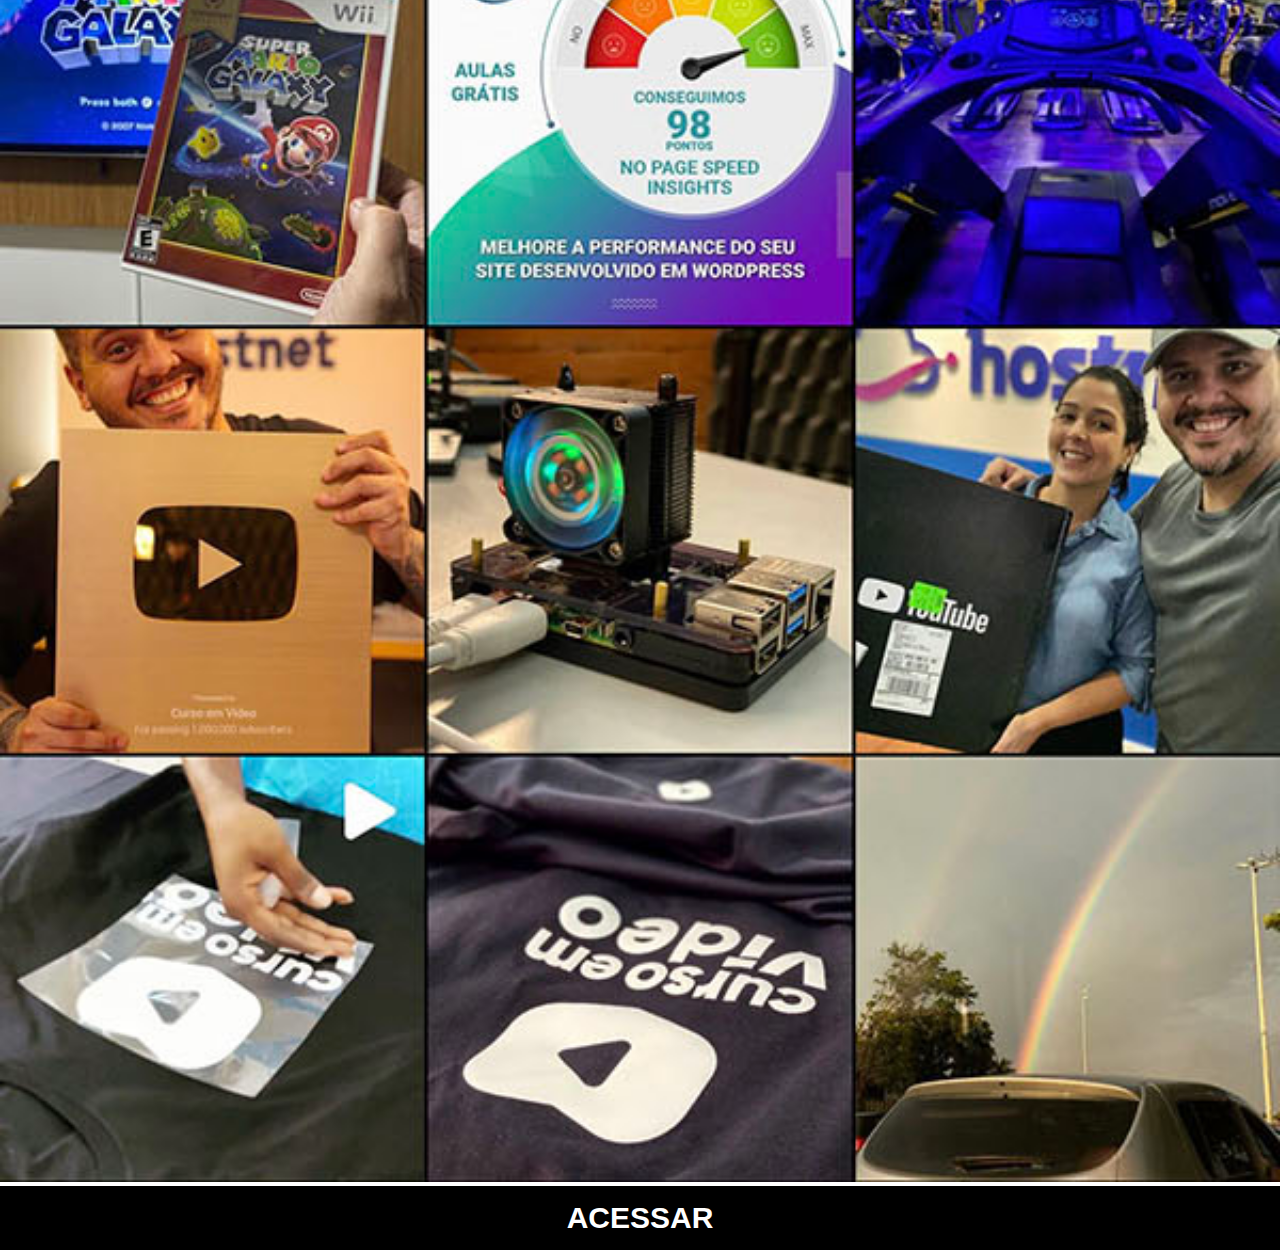
<file: instagram.html>
<!DOCTYPE html>
<html lang="pt-BR">
<head>
    <meta charset="UTF-8">
    <meta name="viewport" content="width=device-width, initial-scale=1.0">
    <title>Document</title>
    <link rel="stylesheet" href="redes.css">
</head>
<body>
    <img src="imagens/tela-instagram.jpg" alt="Instagram">
    <a href="https://www.instagram.com/cursoemvideo/" target="_blank">ACESSAR</a> 
</body>
</html>
</file>
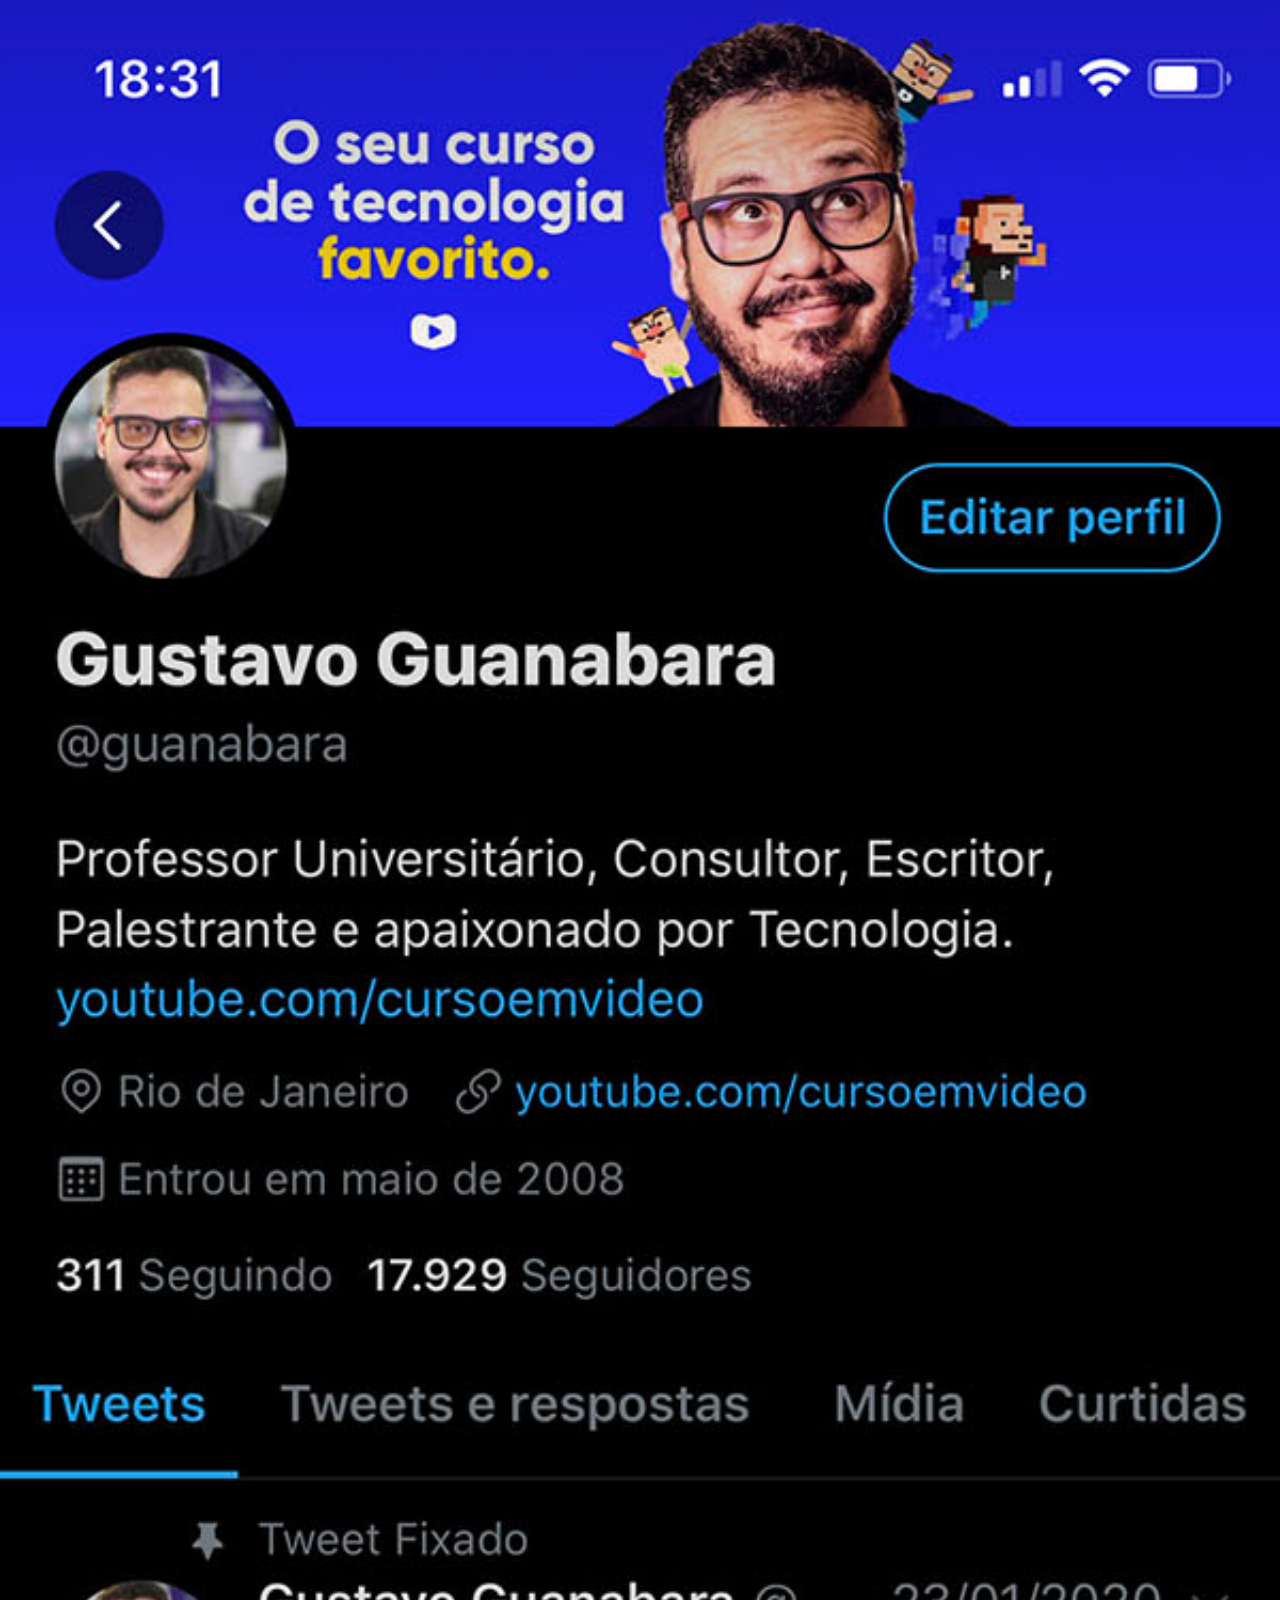
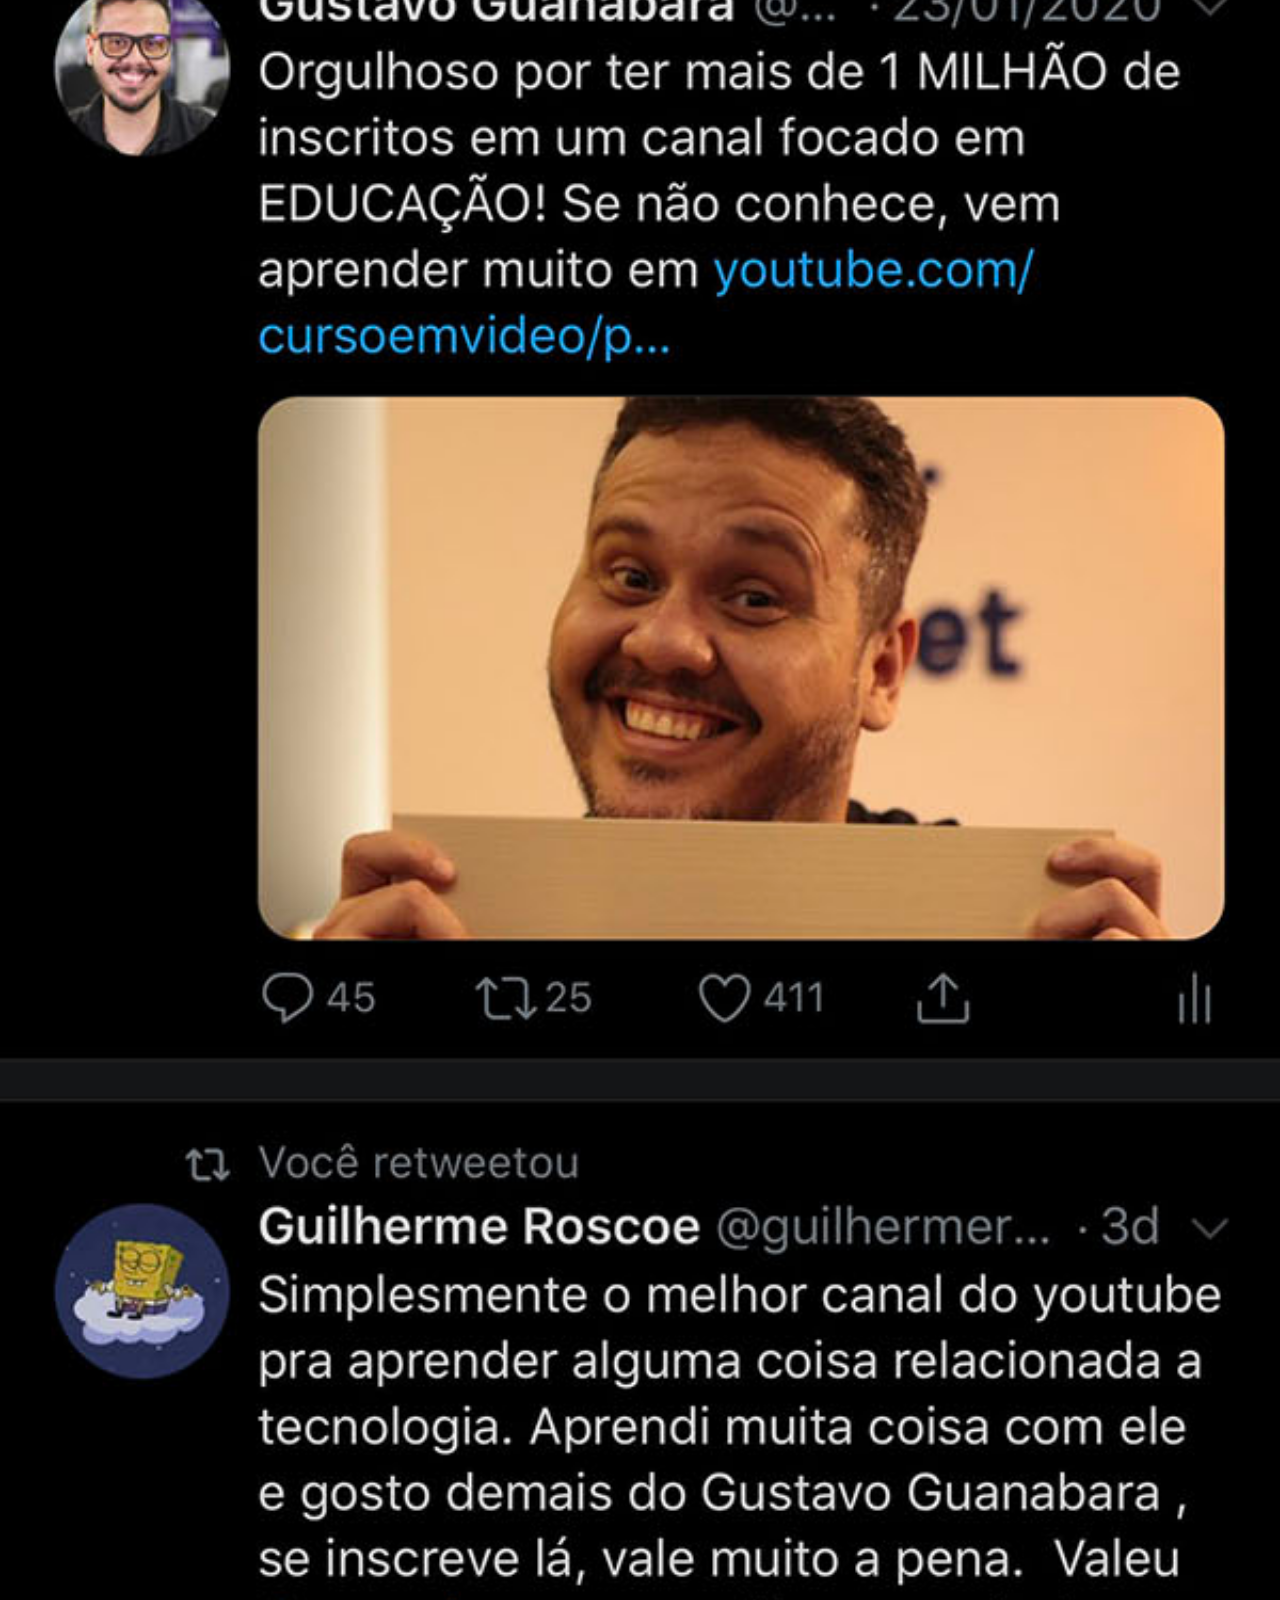
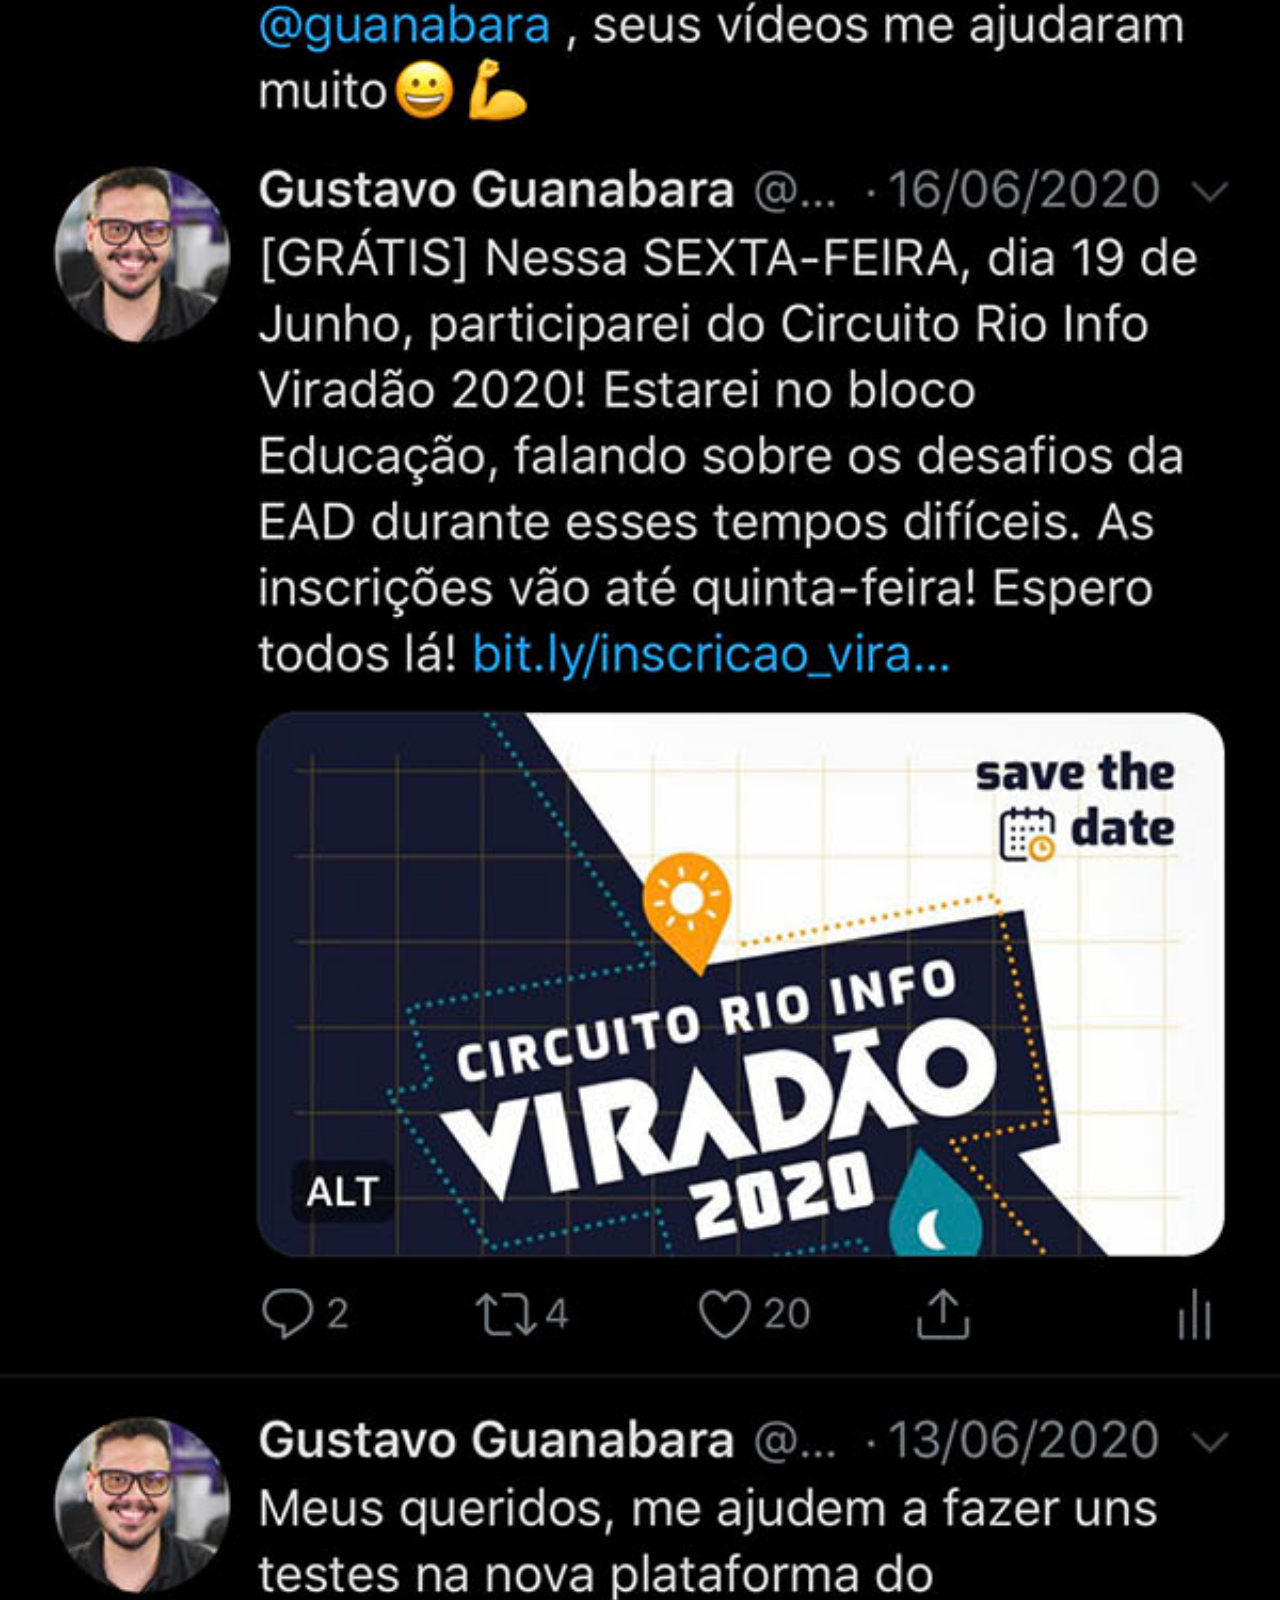
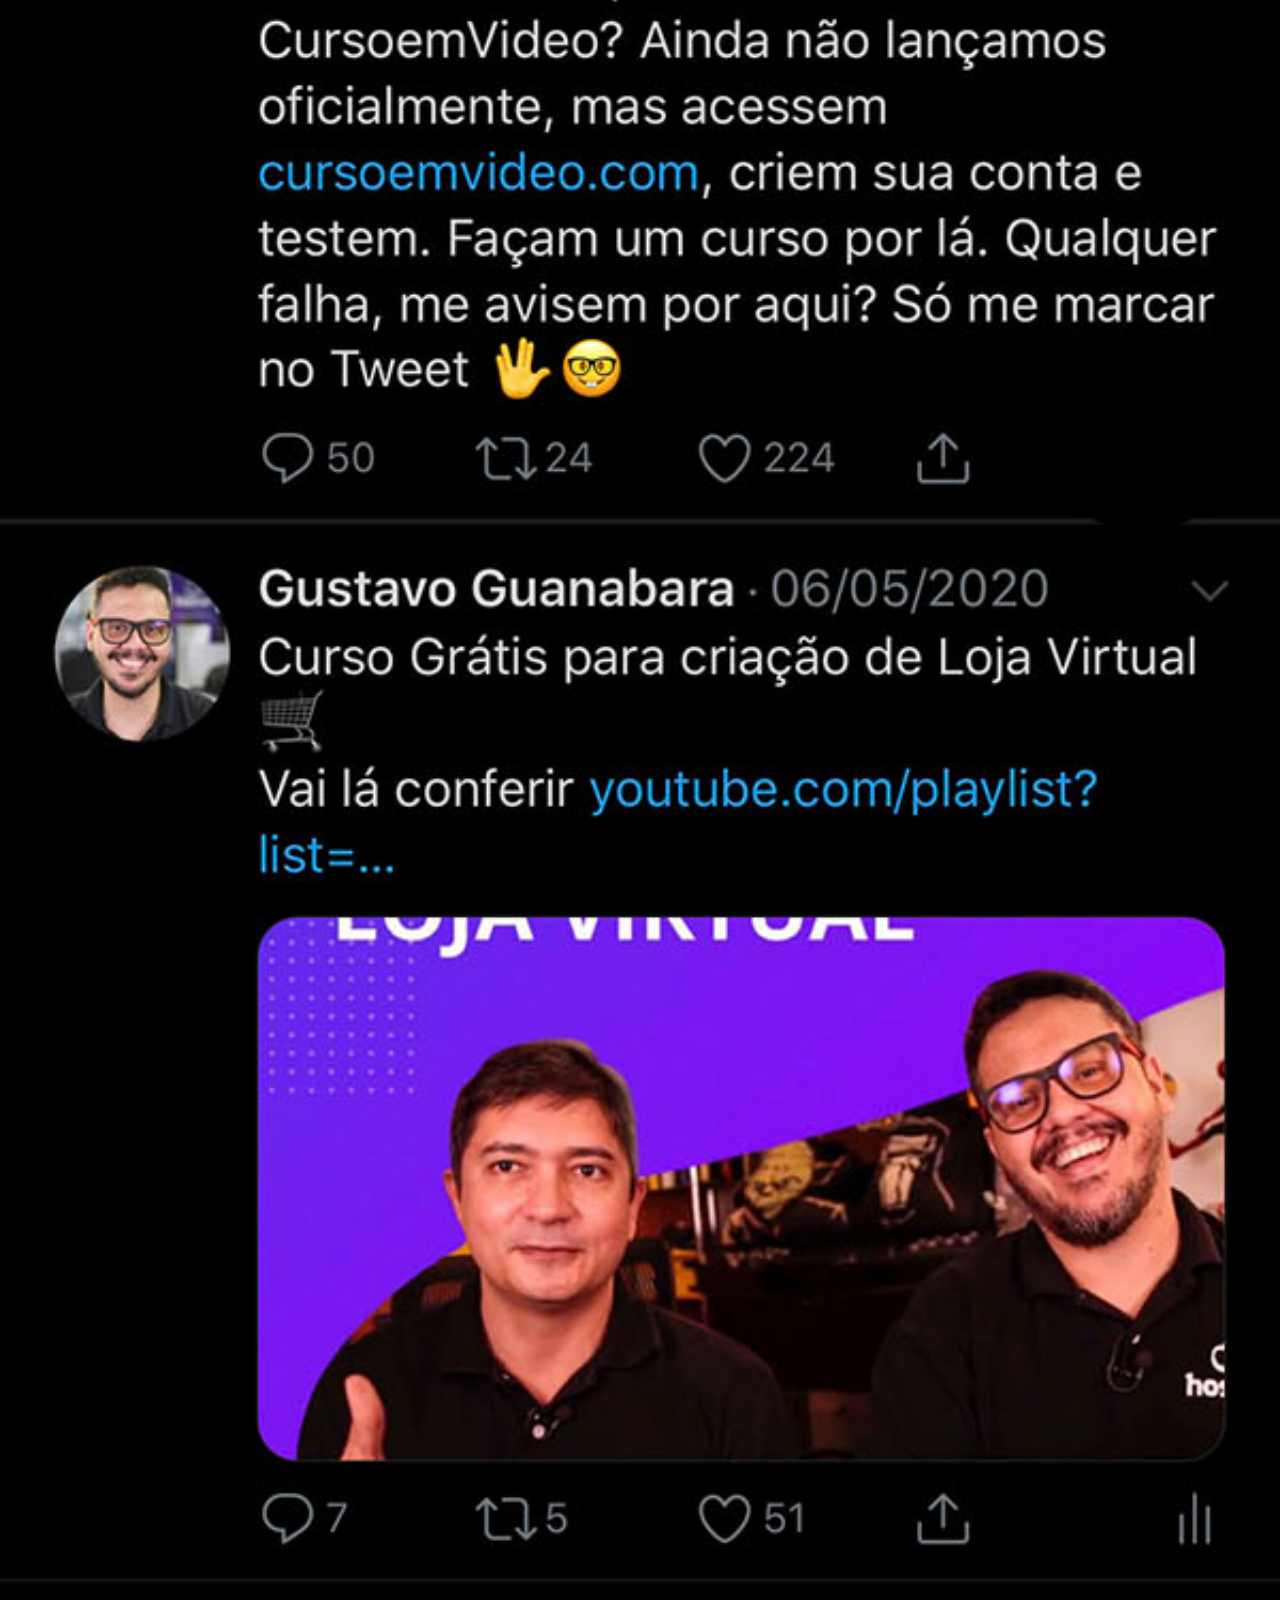
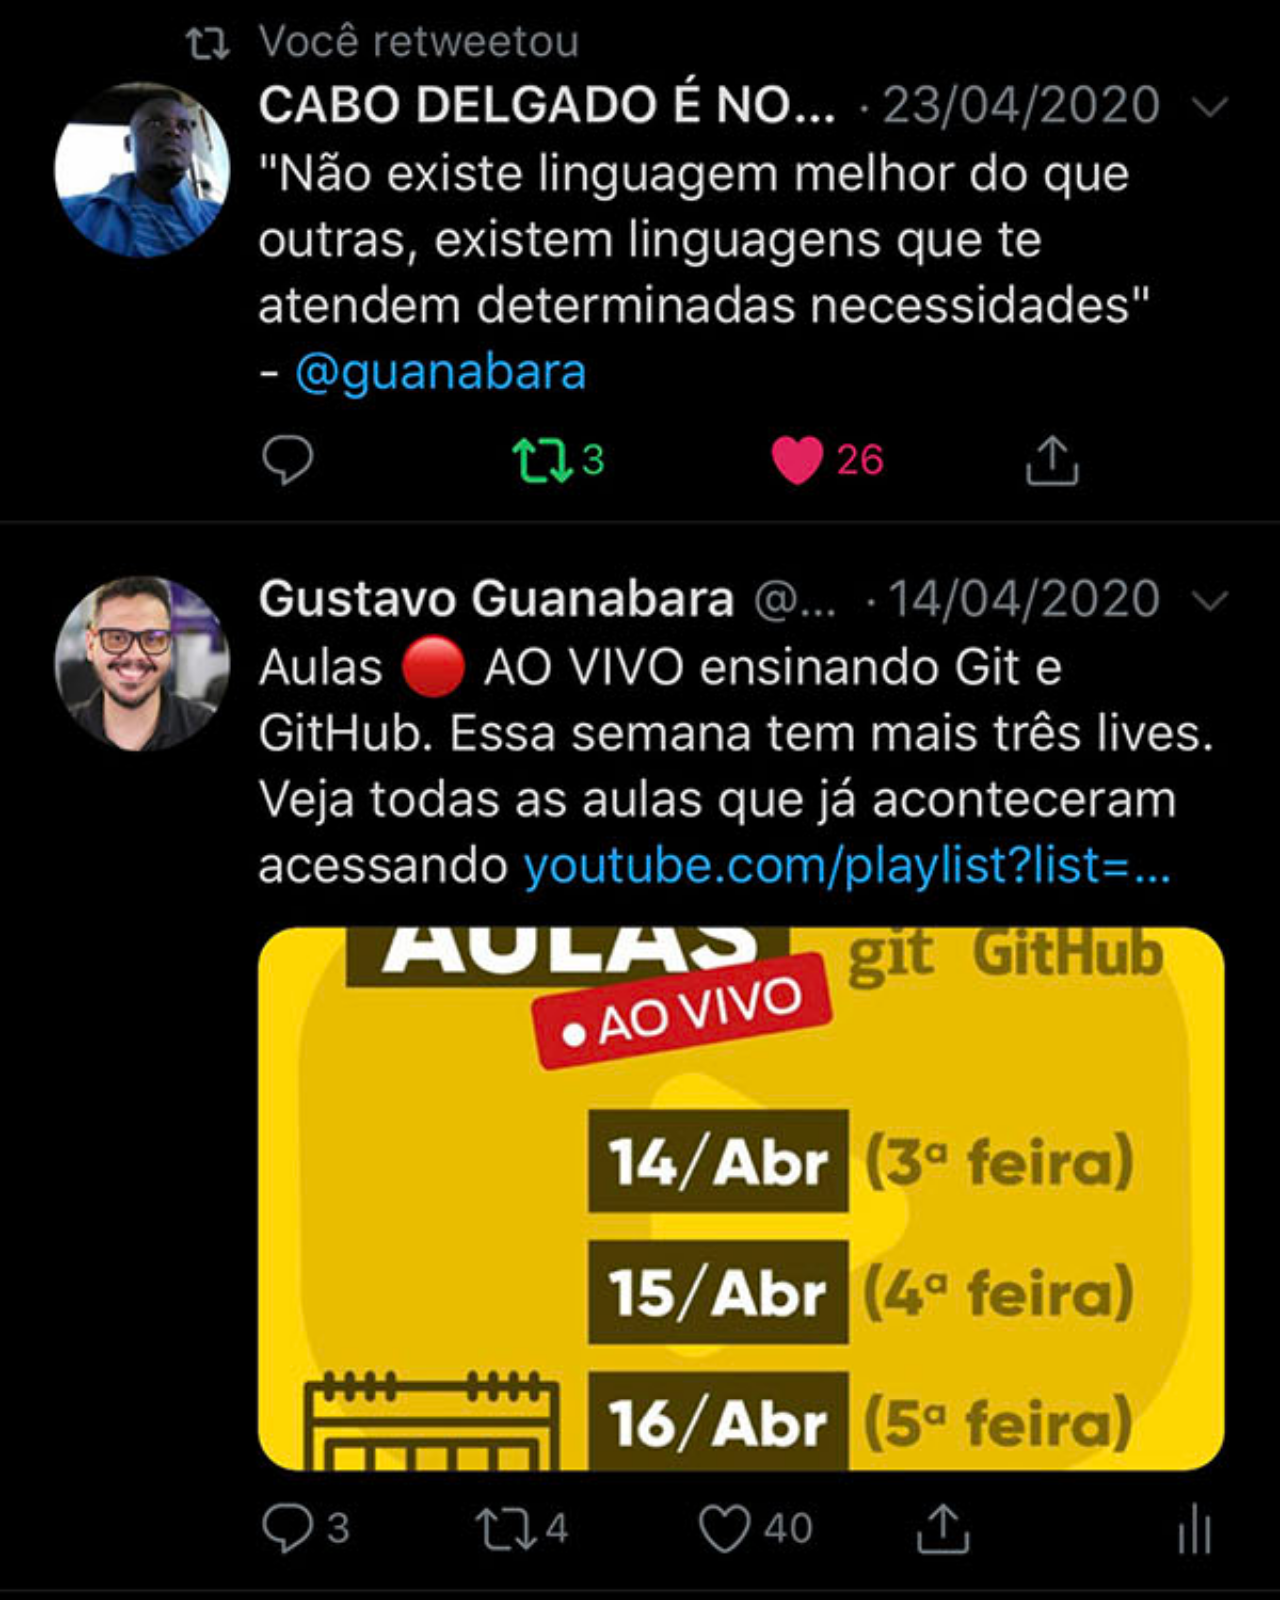
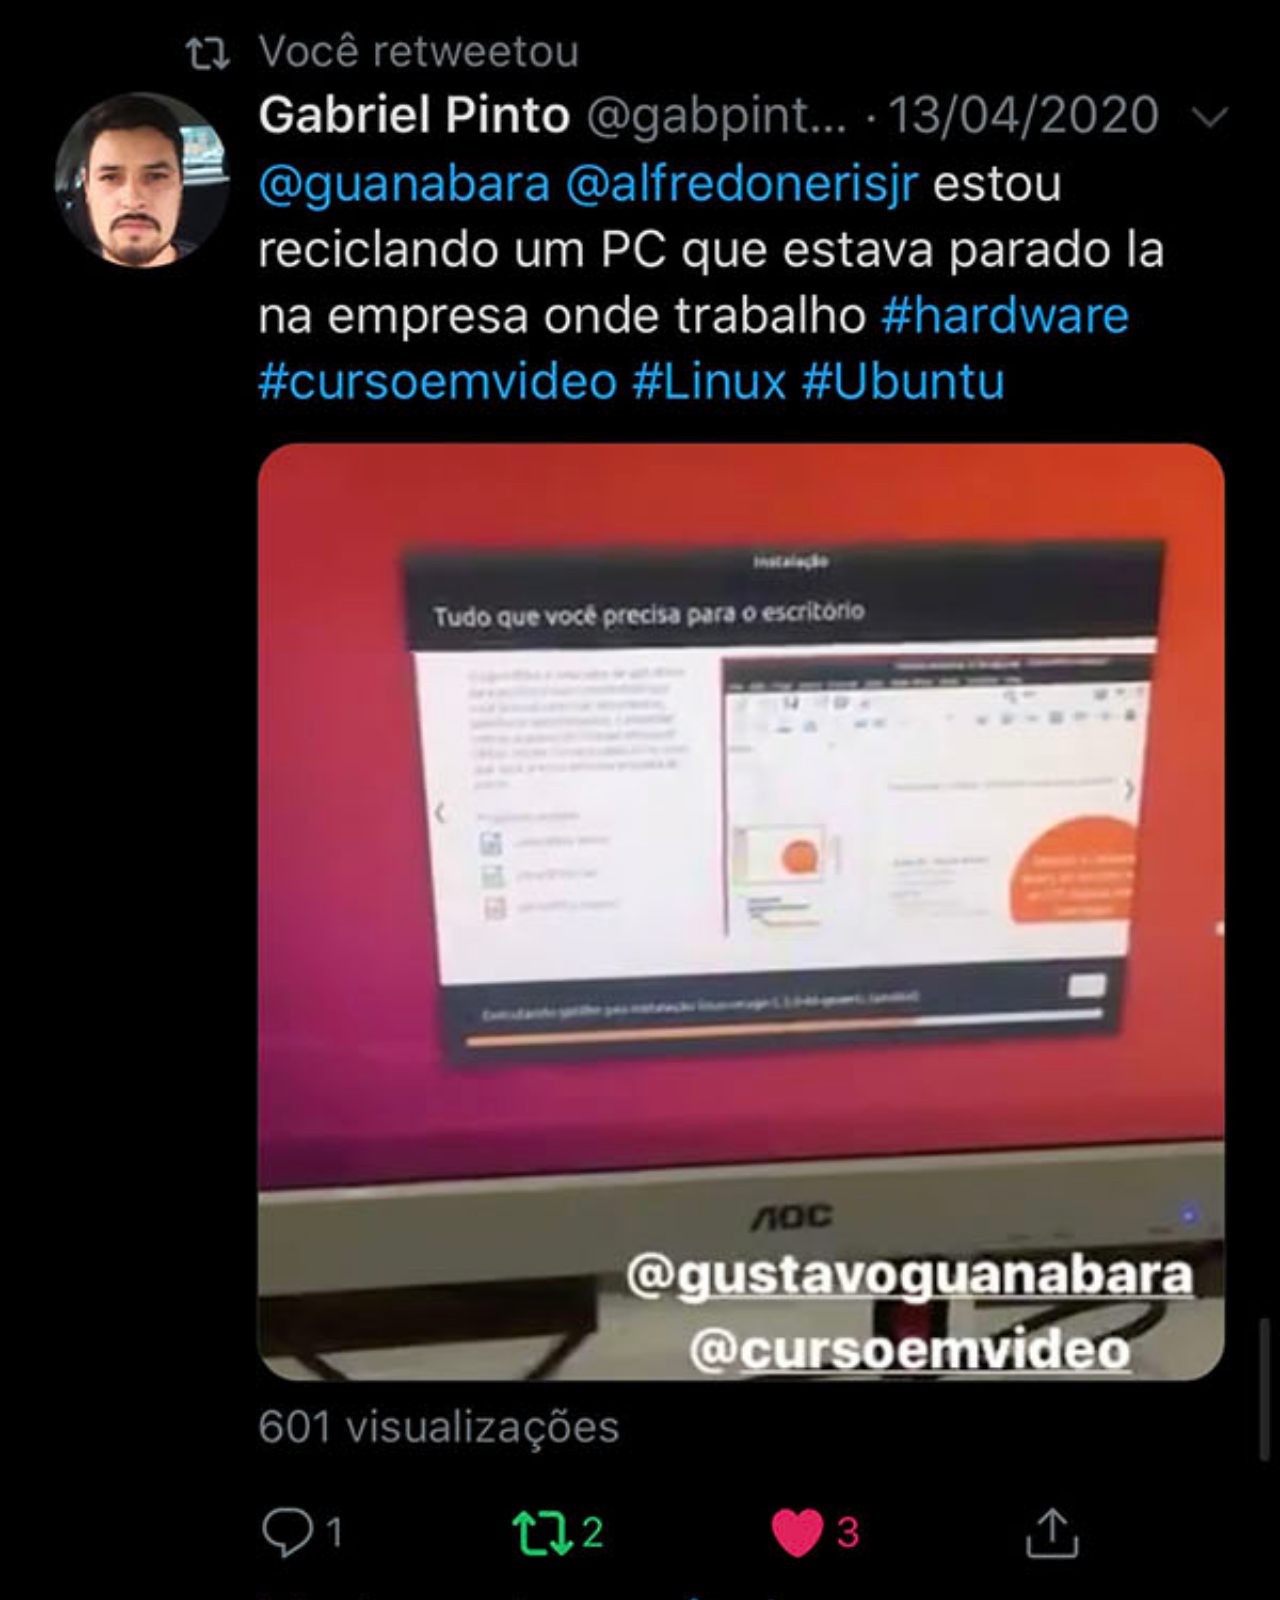
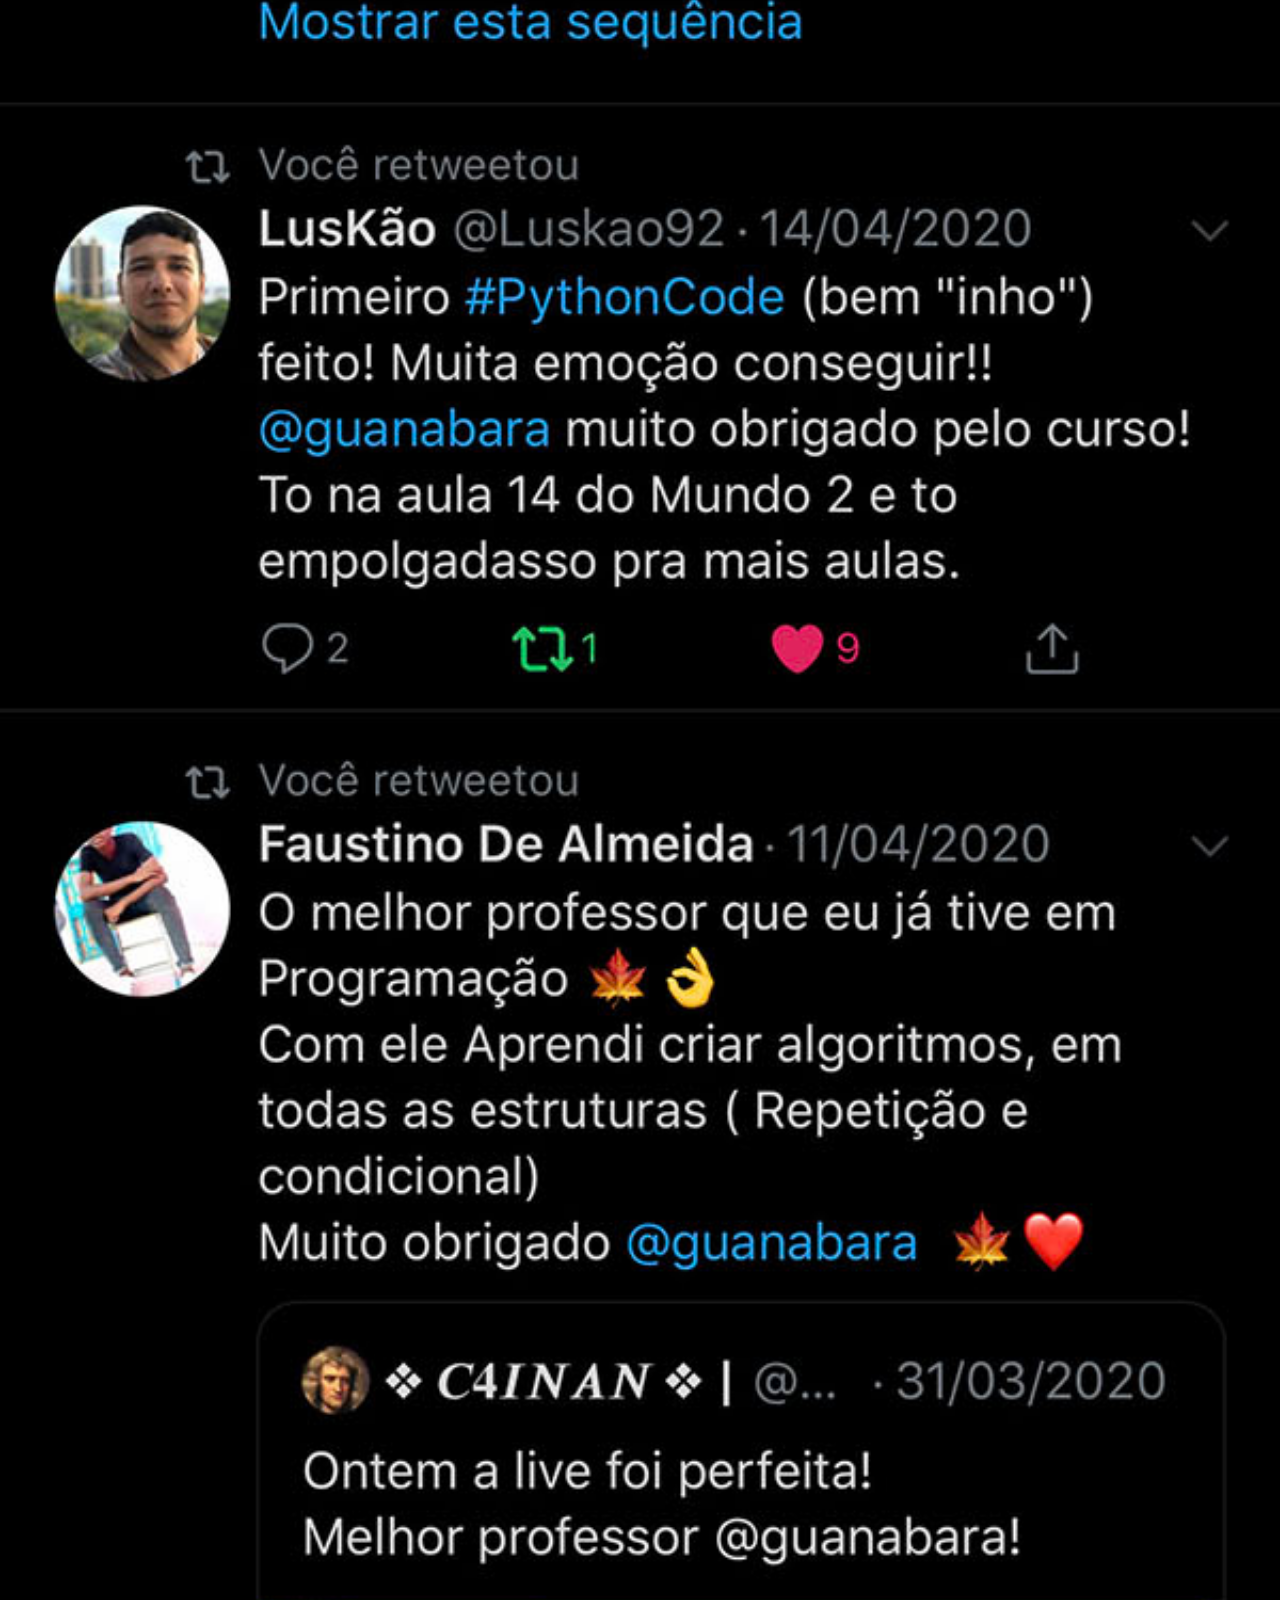
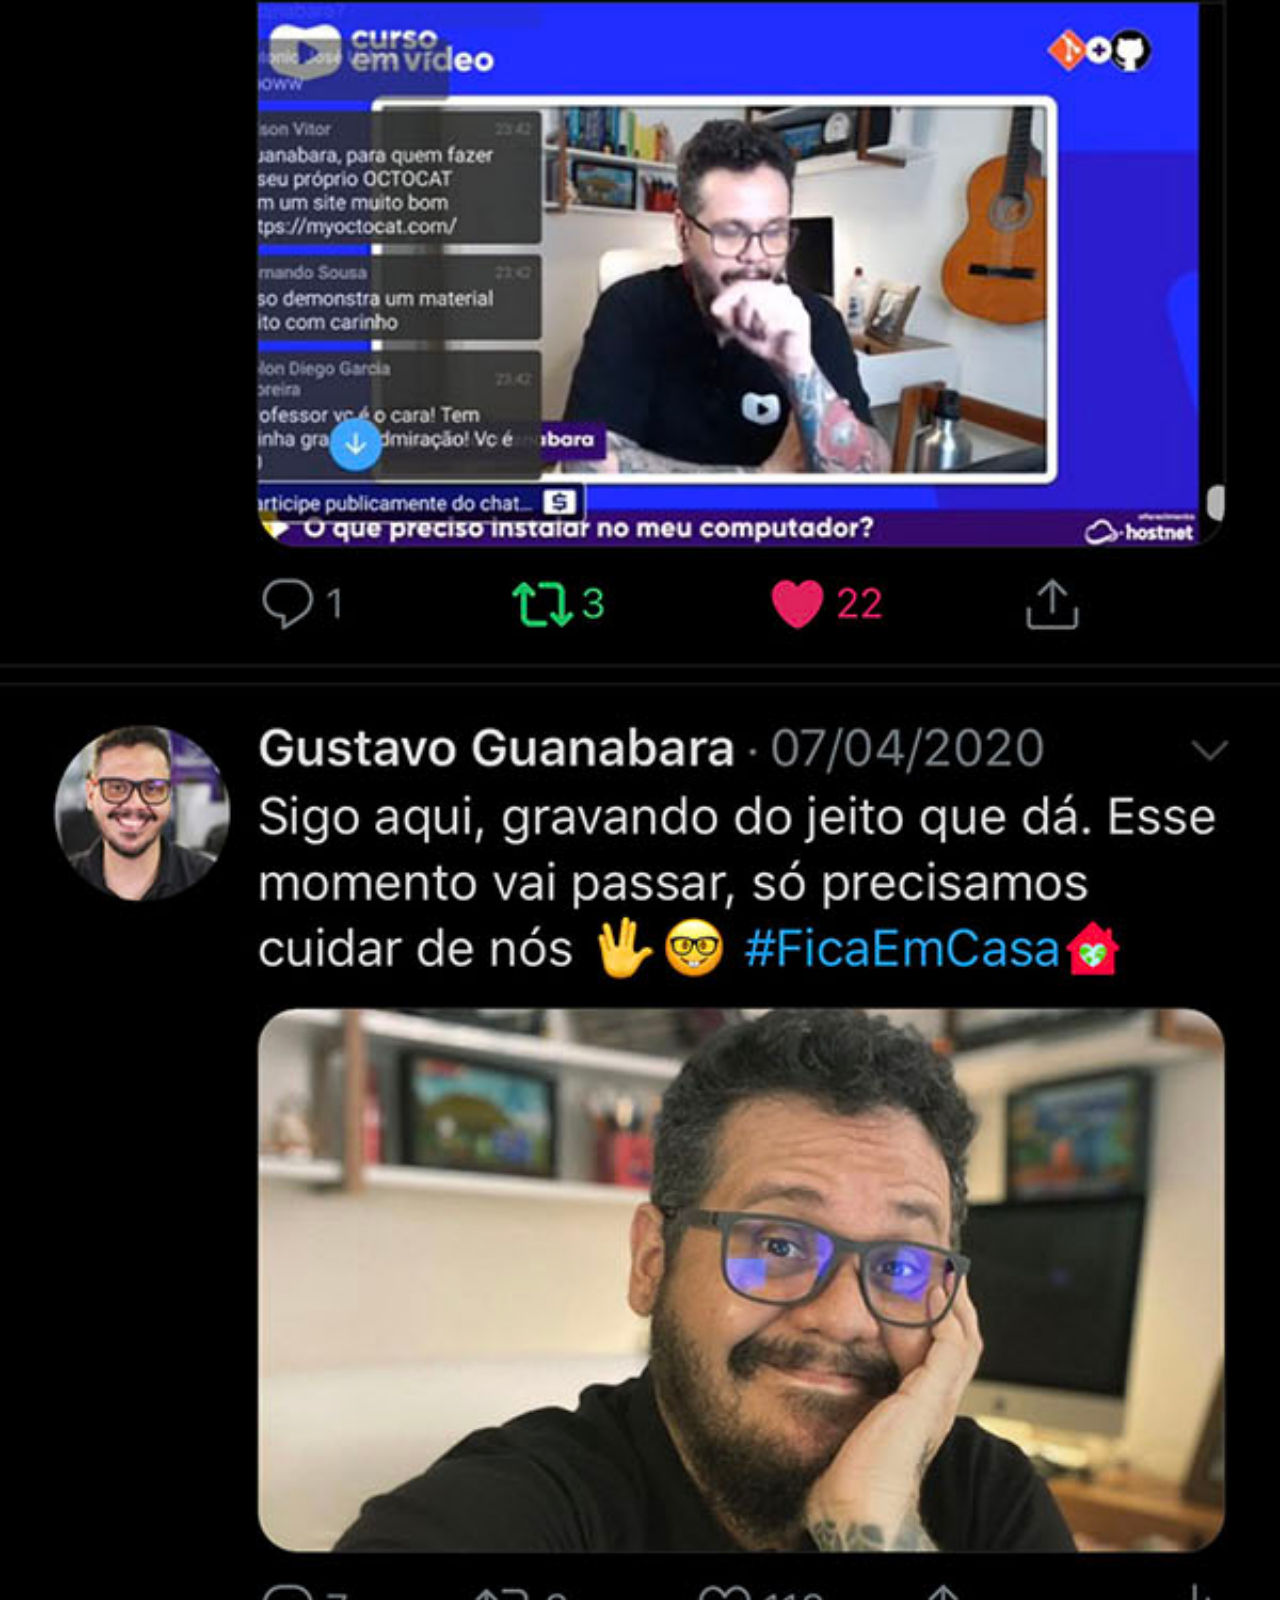
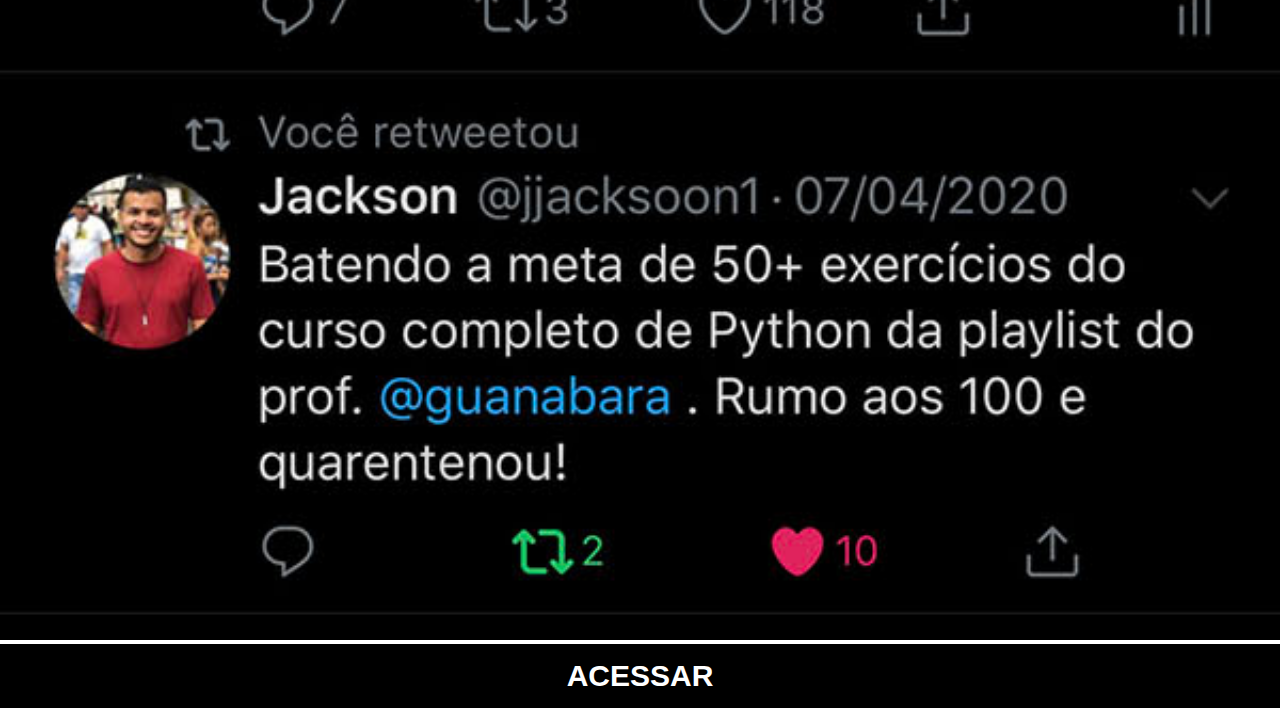
<file: twitter.html>
<!DOCTYPE html>
<html lang="pt-BR">
<head>
    <meta charset="UTF-8">
    <meta name="viewport" content="width=device-width, initial-scale=1.0">
    <title>Document</title>
    <link rel="stylesheet" href="redes.css">
</head>
</style>
<body>
    <img src="imagens/tela-twitter.jpg" alt="Twitter">
    <a href="https://x.com/cursosemvideo" target="_blank">ACESSAR</a> 
</body>
</html>
</file>
<file: redes.css>
@charset "UTF-8";
    * {
        margin: 0;
        padding: 0;
    }
    ::-webkit-scrollbar {
        width: 0px;
        height: 0px;
    }
    img {
        width: 100vw;
    }
    @keyframes blink {
    0%, 100% {
        opacity: 1;
    }
    50% {
        opacity: 0;
    }
}
    a {
        display: block;
        text-decoration: none;
        text-align: center;
        font-family: 'Franklin Gothic Medium', 'Arial Narrow', Arial, sans-serif;
        color: white;
        background-color: black;
        padding: 15px;
        font-weight: bolder;
        font-size: 30px;
        animation: blink 1s infinite;
    }
</file>
